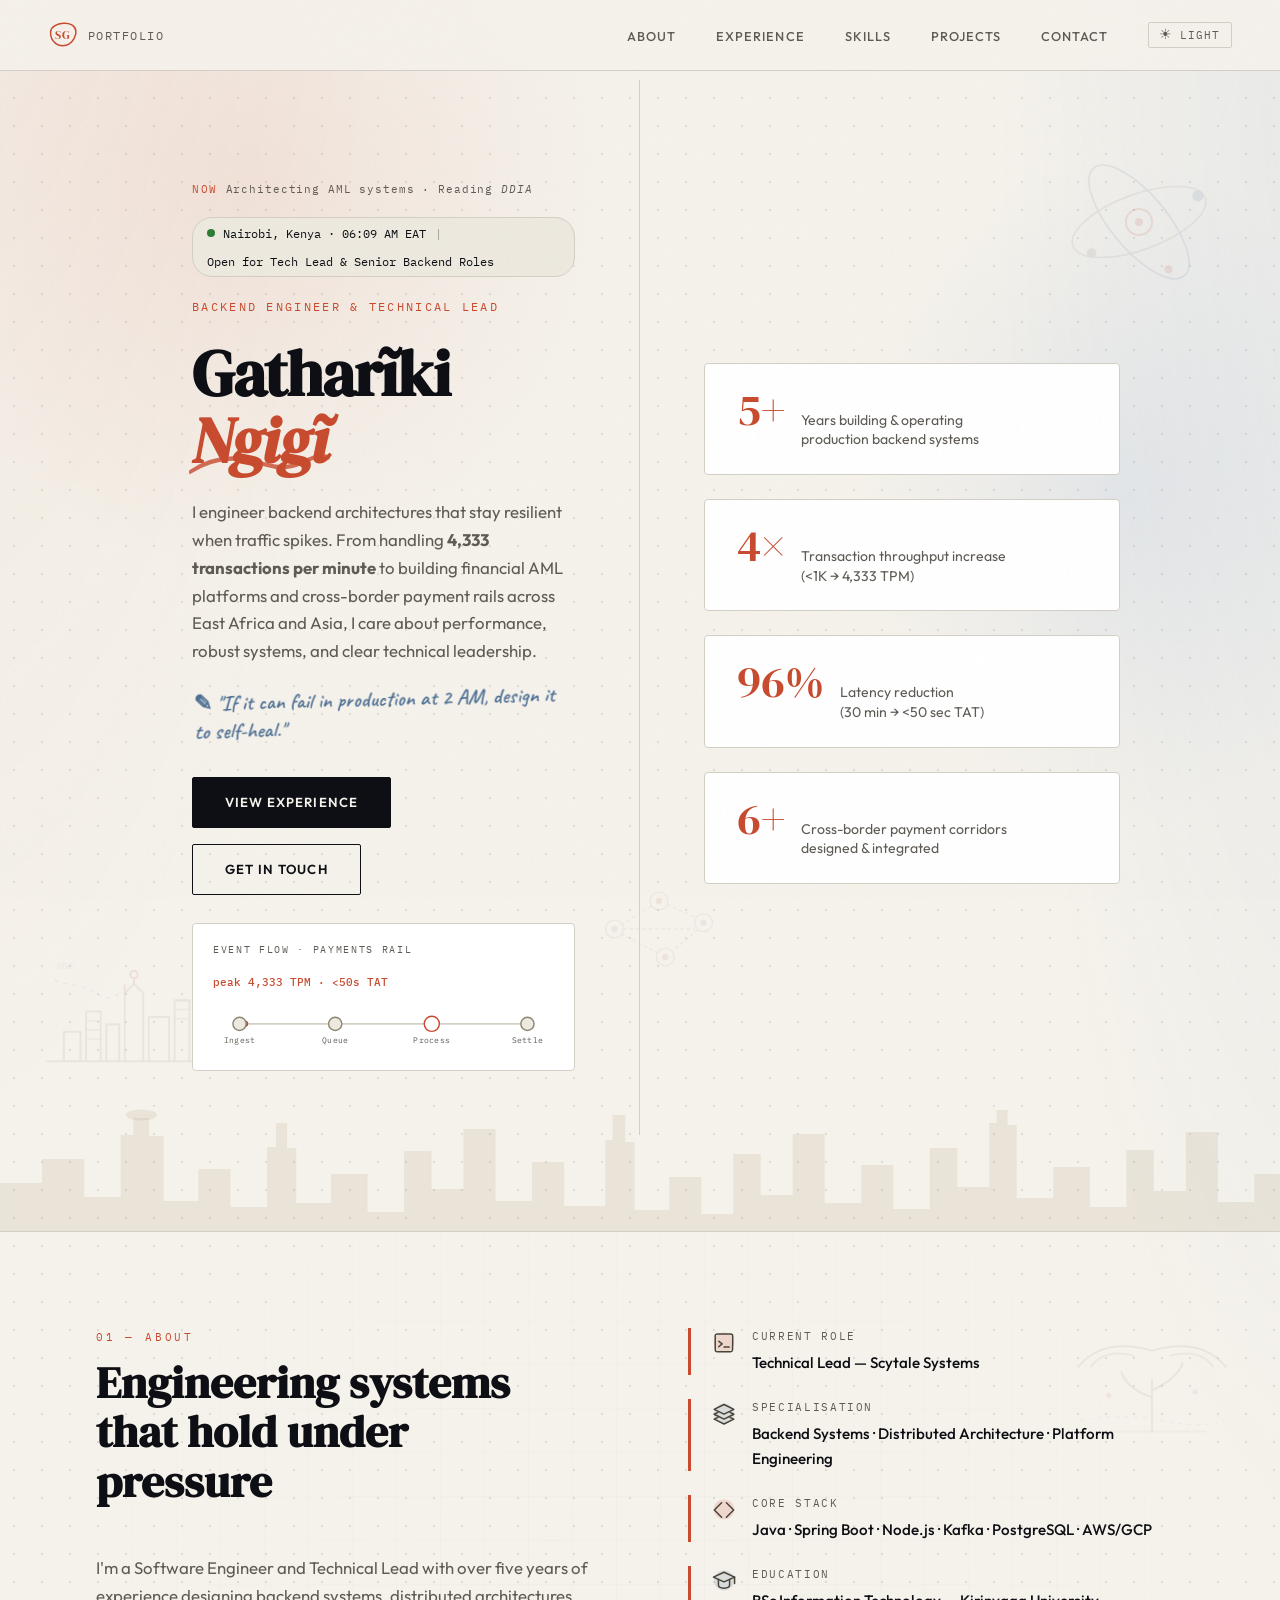
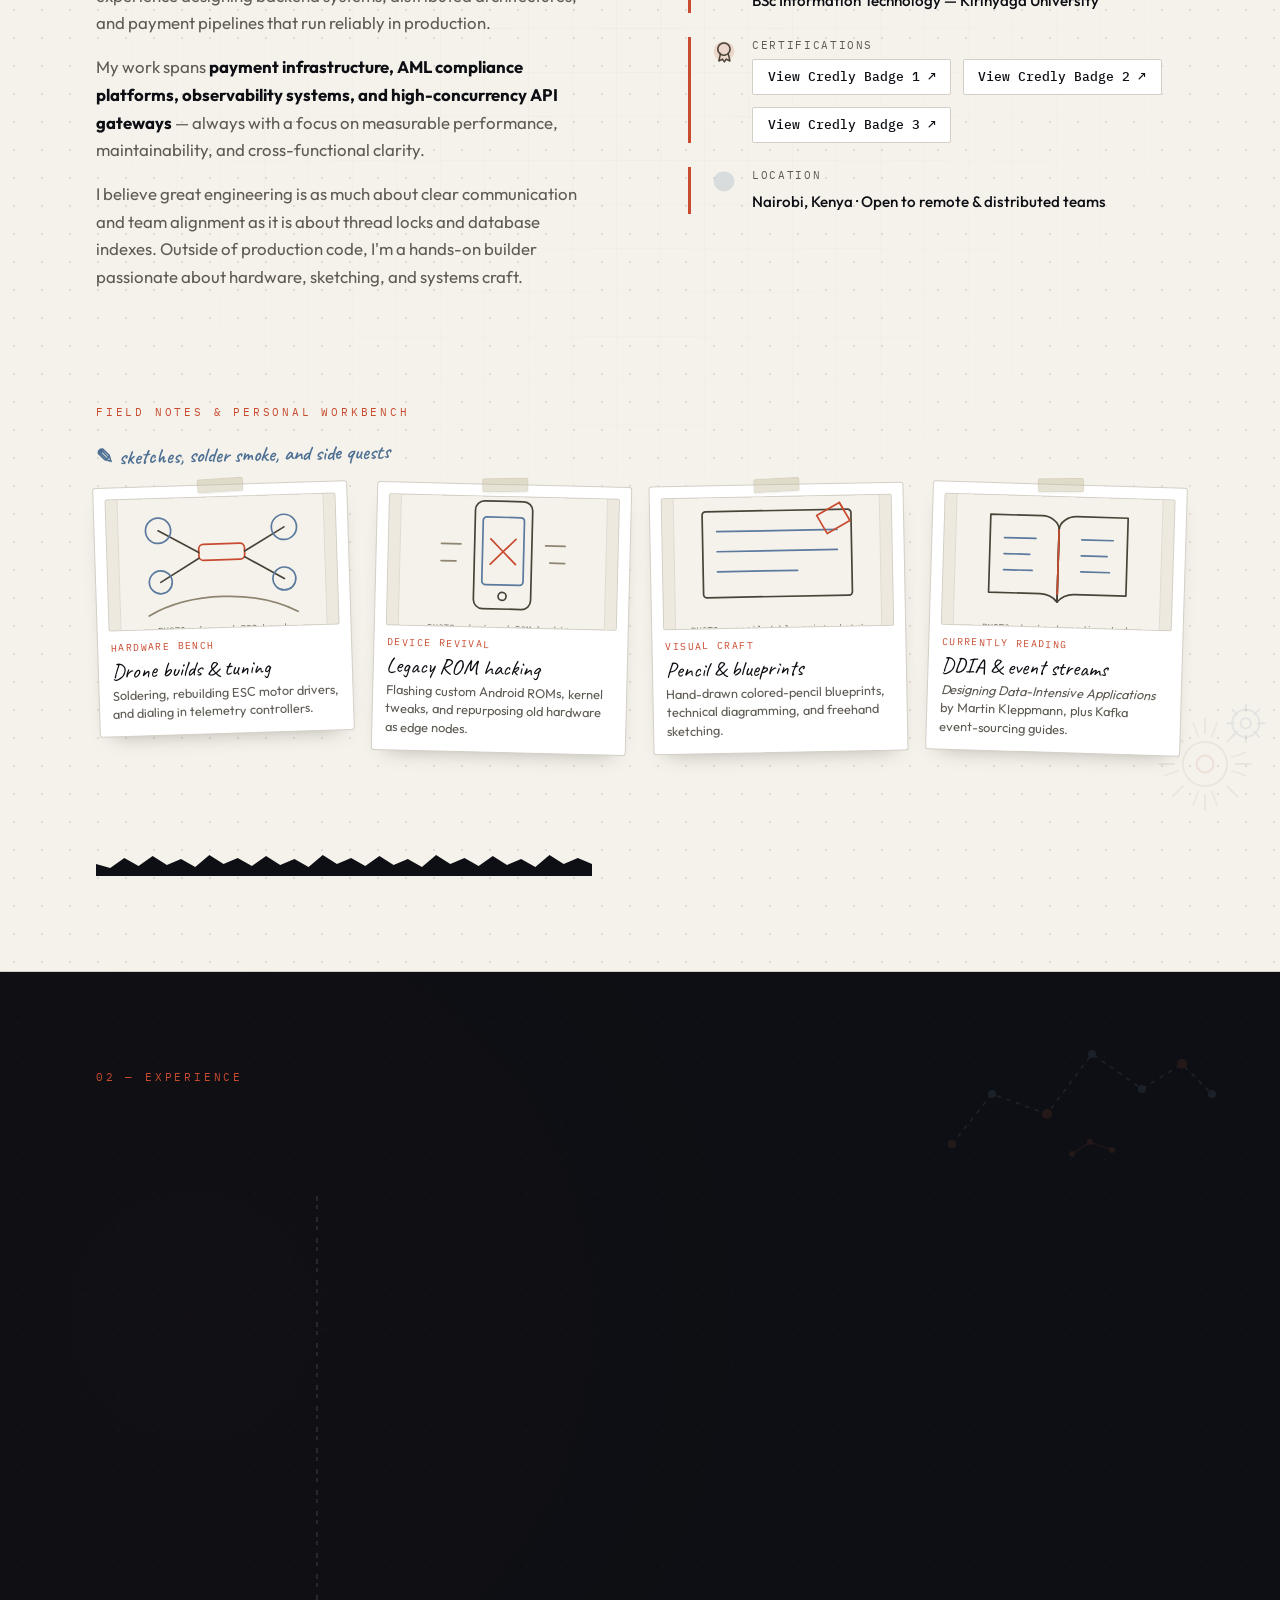
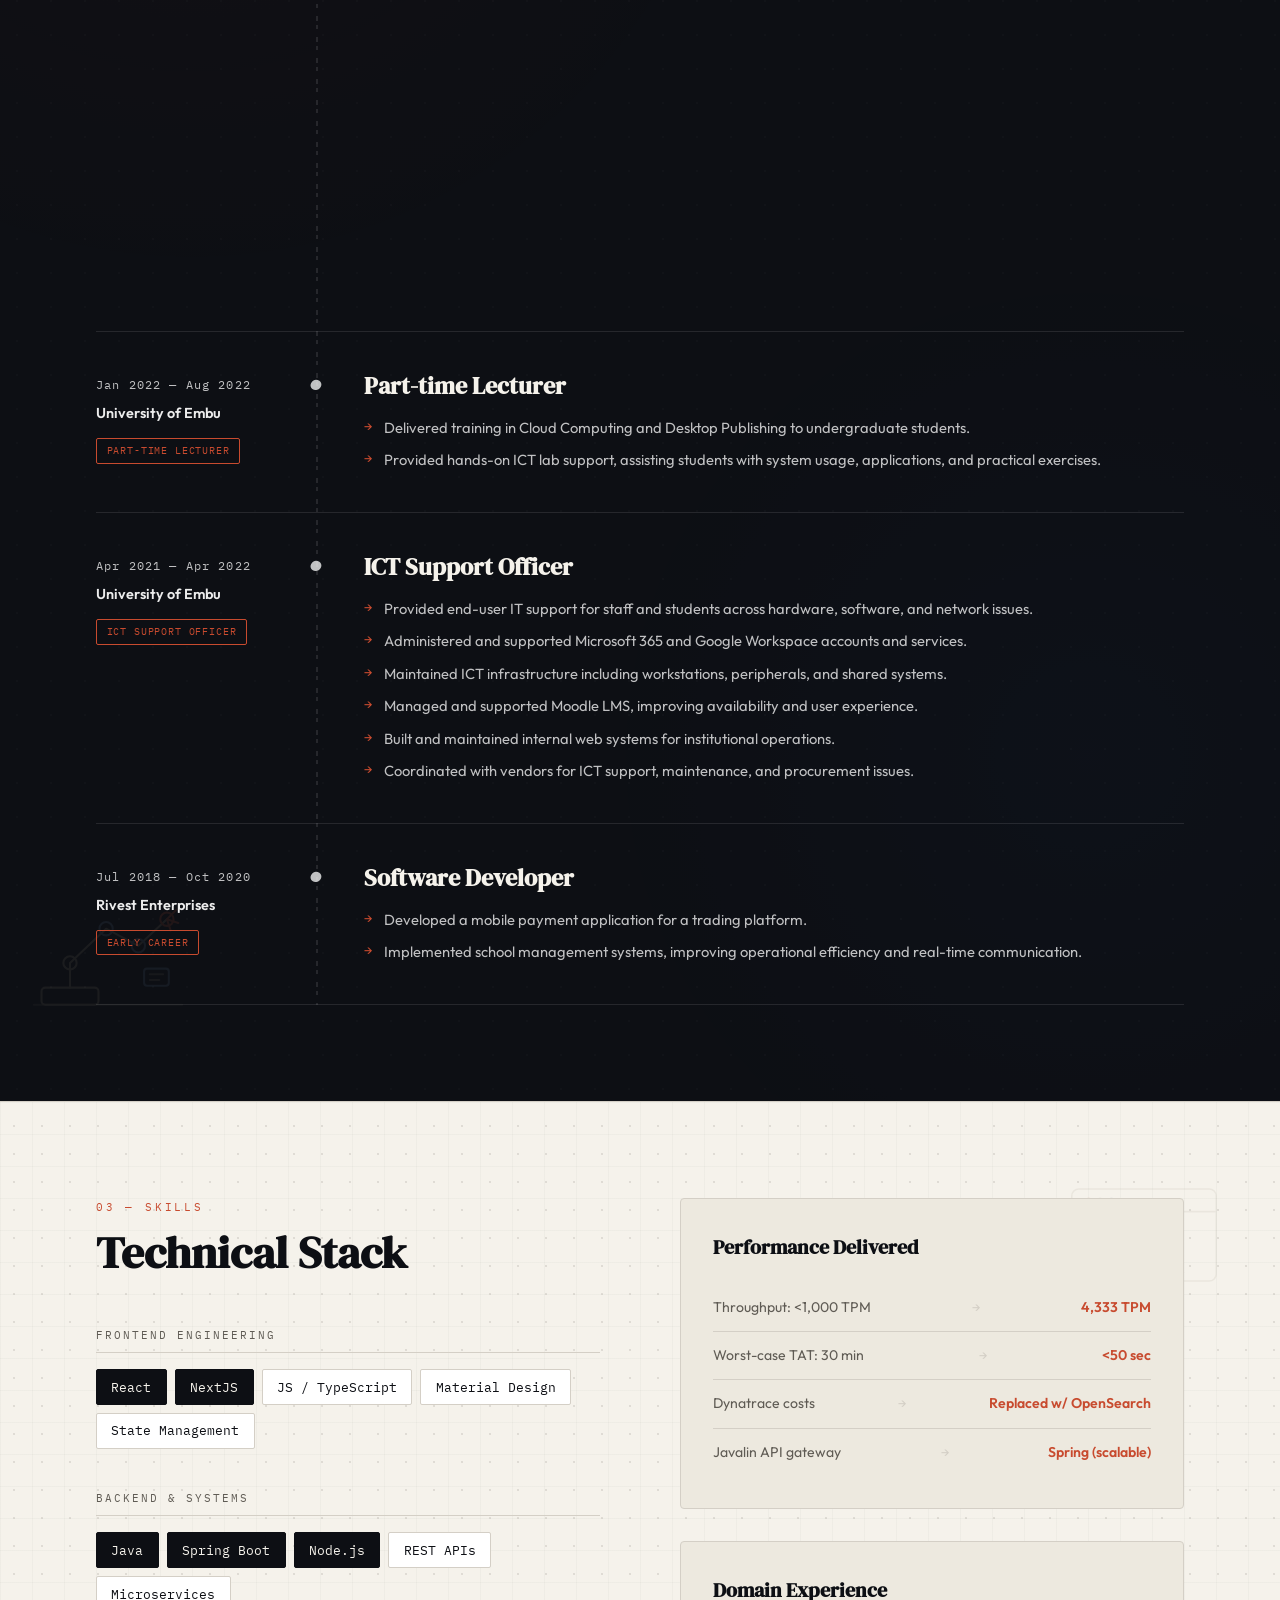
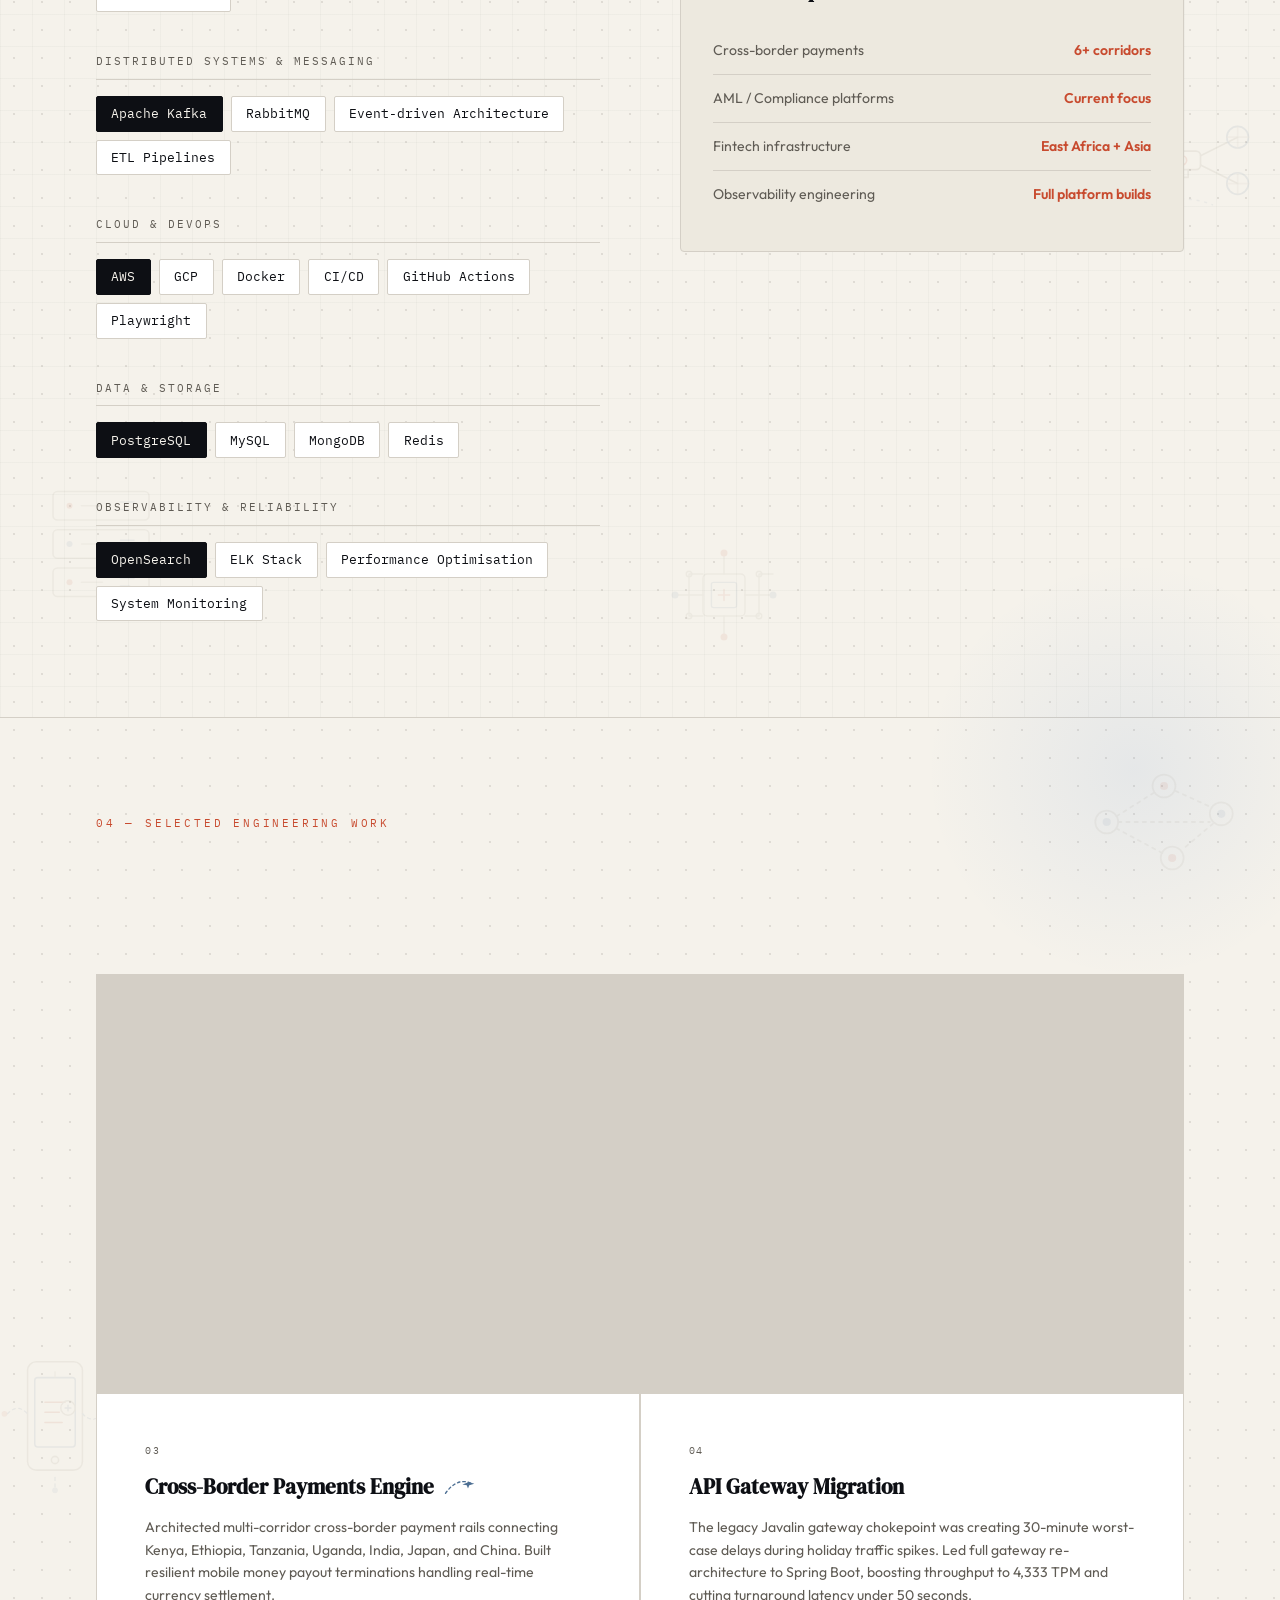
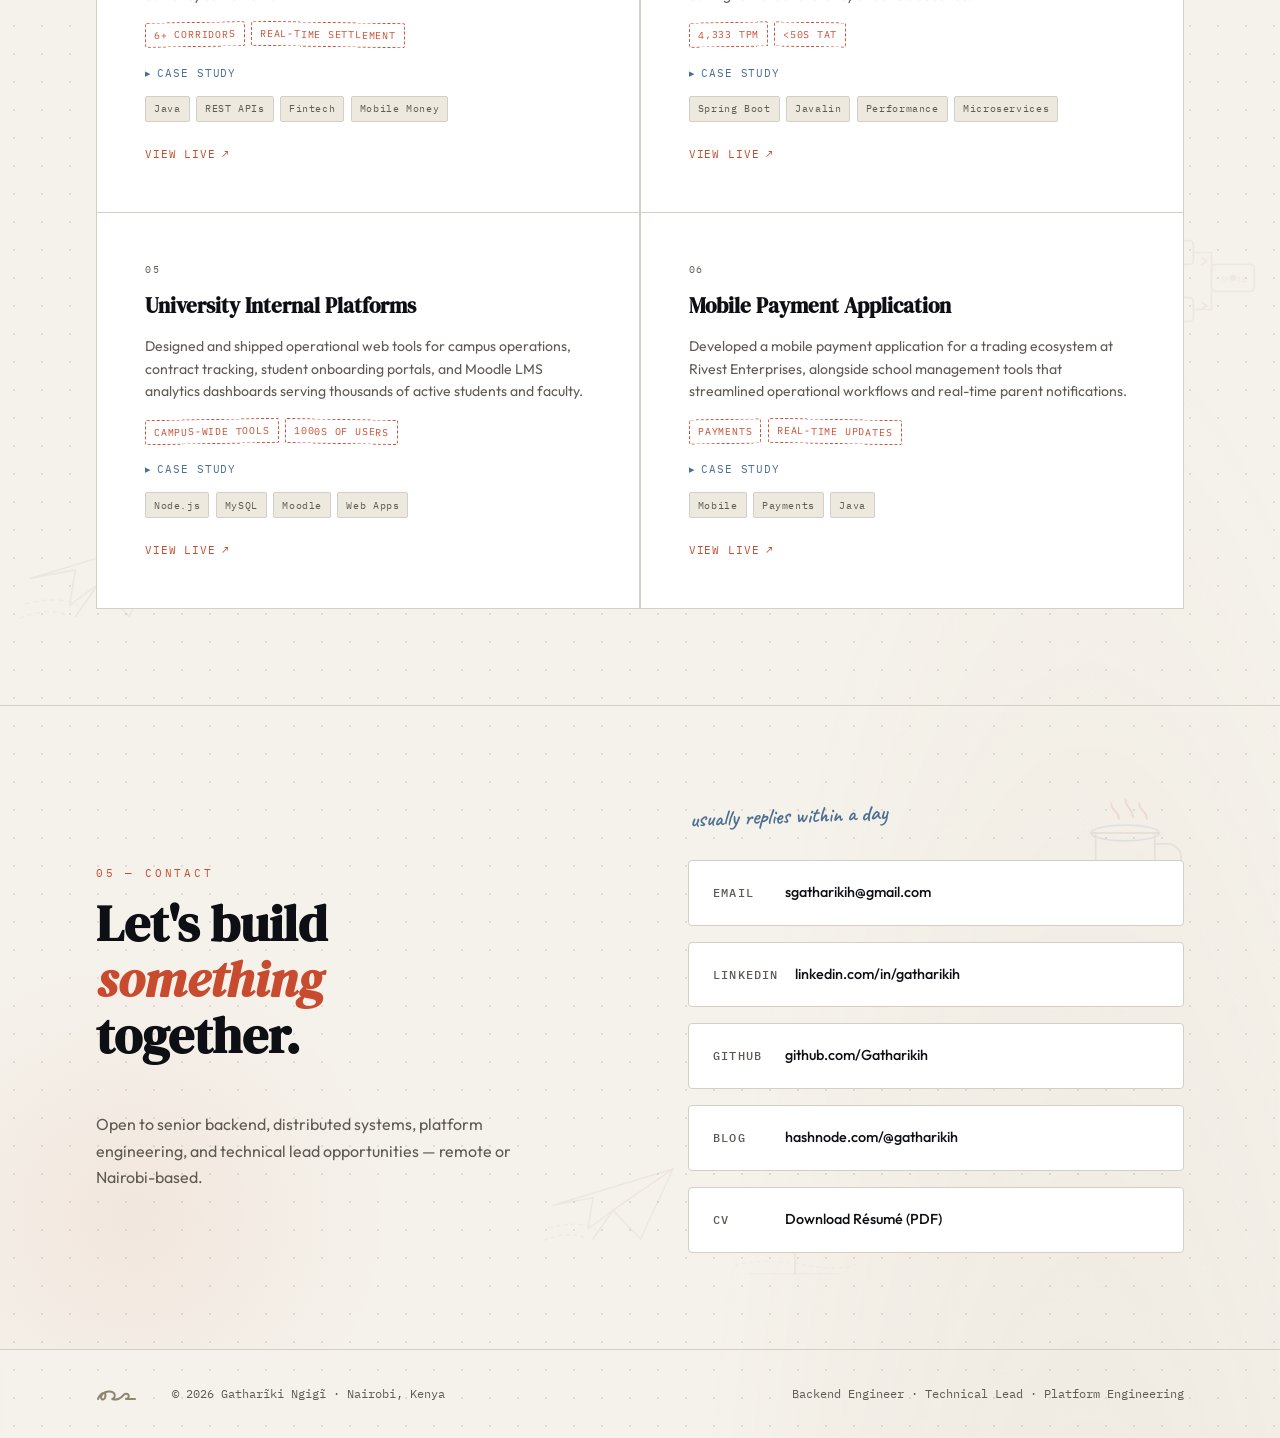
<file: index.html>
<!DOCTYPE html>
<html lang="en">

<head>
  <meta charset="UTF-8" />
  <meta name="viewport" content="width=device-width, initial-scale=1.0" />
  <meta name="color-scheme" content="light dark" />
  <meta name="theme-color" id="themeColorMeta" content="#f5f2eb" />
  <title>Gatharĩki Ngigĩ (Simon Gathariki) — Backend Engineer & Technical Lead</title>
  <meta name="description"
        content="Gatharĩki Ngigĩ (Simon Gathariki) — Software Engineer and Technical Lead with 5+ years building scalable backend systems, distributed pipelines, and payment infrastructure. Based in Nairobi, Kenya." />
  <meta name="author" content="Gathariki Ngigi Simon Gathariki Ngigi Simon Simon Ngigi Gathariki" />
  <meta name="keywords"
        content="Gathariki Ngigi, Ngigi Gathariki, Simon Gathariki, Gathariki Simon, Simon Ngigi, Ngigi Simon, Simon Gathariki Ngigi, Gathariki Ngigi Simon, Ngigi Simon Gathariki, backend engineer Nairobi, technical lead Kenya, distributed systems engineer, platform engineer Kenya, Java engineer Nairobi, Spring Boot developer, Kafka engineer Africa" />
  <meta property="og:title" content="Gatharĩki Ngigĩ (Simon Gathariki) — Backend Engineer & Technical Lead" />
  <meta property="og:description"
        content="Gatharĩki Ngigĩ (Simon Gathariki) — 5+ years building scalable backend systems, distributed pipelines, and cross-border payment infrastructure. Open to senior backend, platform engineering, and technical lead roles." />
  <meta property="og:type" content="website" />
  <meta property="og:url" content="https://gatharikih.github.io" />
  <meta property="og:image" content="https://gatharikih.github.io/og-image.jpg" />
  <meta property="og:image:type" content="image/jpeg" />
  <meta property="og:image:width" content="1200" />
  <meta property="og:image:height" content="630" />
  <meta property="og:image:alt" content="Gatharĩki Ngigĩ — Backend Engineer & Technical Lead. Distributed systems, payments, AML platforms." />
  <link rel="canonical" href="https://gatharikih.github.io" />
  <meta name="twitter:card" content="summary_large_image" />
  <meta name="twitter:title" content="Gatharĩki Ngigĩ (Simon Gathariki) — Backend Engineer & Technical Lead" />
  <meta name="twitter:description"
        content="Gatharĩki Ngigĩ (Simon Gathariki) — 5+ years building scalable backend systems, distributed pipelines, and cross-border payment infrastructure." />
  <meta name="twitter:image" content="https://gatharikih.github.io/og-image.jpg" />
  <link rel="icon" type="image/svg+xml" href="favicon.svg" />
  <link rel="icon" type="image/png" sizes="32x32" href="favicon-32x32.png" />
  <link rel="icon" type="image/png" sizes="16x16" href="favicon-16x16.png" />
  <link rel="apple-touch-icon" sizes="180x180" href="apple-touch-icon.png" />
  <link rel="manifest" href="site.webmanifest" />
  <link rel="preconnect" href="https://fonts.googleapis.com" />
  <link rel="preconnect" href="https://fonts.gstatic.com" crossorigin />
  <link
          href="https://fonts.googleapis.com/css2?family=DM+Serif+Display:ital@0;1&family=IBM+Plex+Mono:wght@400;500&family=Outfit:wght@300;400;500;600&family=Caveat:wght@500;600;700&display=swap"
          rel="stylesheet" />
  <link rel="stylesheet" href="styles.css" />
  <script type="application/ld+json">
  {
    "@context": "https://schema.org",
    "@type": "Person",
    "name": "Gatharĩki Ngigĩ",
    "alternateName": "Simon Gathariki",
    "url": "https://gatharikih.github.io/",
    "image": "https://gatharikih.github.io/og-image.jpg",
    "jobTitle": "Backend Engineer & Technical Lead",
    "worksFor": {
      "@type": "Organization",
      "name": "Scytale Systems"
    },
    "address": {
      "@type": "PostalAddress",
      "addressLocality": "Nairobi",
      "addressCountry": "KE"
    },
    "email": "mailto:sgatharikih@gmail.com",
    "sameAs": [
      "https://linkedin.com/in/gatharikih",
      "https://github.com/Gatharikih",
      "https://hashnode.com/@gatharikih"
    ]
  }
  </script>
</head>

<body>
<a href="#home" class="skip-link">Skip to content</a>
<div class="scroll-progress" id="scrollProgress" aria-hidden="true"></div>

<!-- NAV -->
<nav>
    <span class="nav-logo">
      <span class="nav-mark">
        <svg viewBox="0 0 44 44" aria-hidden="true">
          <path class="sketch"
                d="M22.5 4.8c8.3-0.7 16.9 2.8 18.3 10.4 1.5 8.1-4.7 16.9-9.6 19.9-5.5 3.4-14.3 3.6-19.2-0.2C7.1 31.2 3 24.3 3.9 16.7 4.8 9.4 13.6 5.4 22.5 4.8Z" />
        </svg>
        <span class="nav-mark-text">SG</span>
      </span>
      Portfolio
    </span>
  <div class="nav-right">
    <ul class="nav-links">
      <li><a href="#about">About</a></li>
      <li><a href="#experience">Experience</a></li>
      <li><a href="#skills">Skills</a></li>
      <li><a href="#projects">Projects</a></li>
      <li><a href="#contact">Contact</a></li>
    </ul>
    <button class="theme-toggle" id="themeToggle" aria-label="Toggle dark mode">
      <span class="toggle-icon">☀︎</span>
      <span class="toggle-label">LIGHT</span>
    </button>
    <button class="hamburger" id="hamburger" aria-label="Open menu">
      <span></span><span></span><span></span>
    </button>
  </div>
</nav>

<!-- MOBILE MENU -->
<div class="mobile-menu" id="mobileMenu">
  <a href="#about" class="mobile-nav-link">About</a>
  <a href="#experience" class="mobile-nav-link">Experience</a>
  <a href="#skills" class="mobile-nav-link">Skills</a>
  <a href="#projects" class="mobile-nav-link">Projects</a>
  <a href="#contact" class="mobile-nav-link">Contact</a>
</div>

<!-- BACK TO TOP -->
<button class="back-to-top" id="backToTop" aria-label="Back to top">↑</button>

<!-- COMMAND PALETTE -->
<div class="cmdk-overlay" id="cmdkOverlay" aria-hidden="true">
  <div class="cmdk" role="dialog" aria-modal="true" aria-label="Command palette">
    <div class="cmdk-head">
      <span class="cmdk-key">⌘K</span>
      <input class="cmdk-input" id="cmdkInput" type="text" placeholder="Jump to a section or action..." autocomplete="off" />
      <span class="cmdk-key">Esc</span>
    </div>
    <div class="cmdk-hint">Try: projects, contact, cv, theme</div>
    <div class="cmdk-list" id="cmdkList" role="listbox"></div>
  </div>
</div>

<!-- HERO -->
<section class="hero" id="home" tabindex="-1">
  <svg class="hero-skyline" viewBox="0 0 1400 130" preserveAspectRatio="none" aria-hidden="true">
    <path
            d="M0,130 L0,82 L46,82 L46,58 L92,58 L92,96 L132,96 L132,34 L146,34 L146,17 L163,17 L163,35 L179,35 L179,100 L217,100 L217,68 L252,68 L252,106 L292,106 L292,46 L302,46 L302,22 L314,22 L314,47 L324,47 L324,102 L362,102 L362,73 L402,73 L402,111 L442,111 L442,50 L472,50 L472,88 L507,88 L507,28 L542,28 L542,100 L582,100 L582,61 L617,61 L617,105 L662,105 L662,39 L670,39 L670,14 L684,14 L684,41 L694,41 L694,109 L732,109 L732,76 L767,76 L767,113 L802,113 L802,53 L832,53 L832,94 L867,94 L867,33 L902,33 L902,102 L942,102 L942,64 L977,64 L977,108 L1017,108 L1017,47 L1047,47 L1047,86 L1082,86 L1082,22 L1090,22 L1090,9 L1102,9 L1102,24 L1112,24 L1112,97 L1152,97 L1152,66 L1192,66 L1192,106 L1232,106 L1232,49 L1262,49 L1262,90 L1297,90 L1297,31 L1332,31 L1332,101 L1372,101 L1372,73 L1400,73 L1400,130 Z" />
    <ellipse cx="154.5" cy="14" rx="17" ry="5.5" />
  </svg>
  <img src="assets/illus-orbit.svg" alt="" class="spot-illus spot-hero-orbit float-slow" width="220" height="220" decoding="async" aria-hidden="true" />
  <img src="assets/illus-nodes.svg" alt="" class="spot-illus spot-hero-nodes float" width="220" height="160" decoding="async" aria-hidden="true" />
  <img src="assets/illus-nairobi.svg" alt="" class="spot-illus spot-hero-nairobi float-slow" width="260" height="140" decoding="async" aria-hidden="true" />
  <div class="hero-left">
    <div class="now-strip" aria-label="Current focus">
      <span class="now-label">Now</span>
      <span>Architecting AML systems · Reading <em>DDIA</em></span>
    </div>
    <div class="live-status">
      <span class="status-dot"></span>
      <span id="nairobiClock">Nairobi, Kenya · EAT</span>
      <span style="opacity:0.35;">|</span>
      <span>Open for Tech Lead &amp; Senior Backend Roles</span>
    </div>
    <p class="hero-tag">Backend Engineer &amp; Technical Lead</p>
    <h1 class="hero-name">
      <a href="https://www.linkedin.com/in/gatharikih/" target="_blank" rel="noopener"
         style="text-decoration:none; color:inherit;">Gatharĩki</a><br />
      <span class="name-underline-wrap">
          <em>Ngigĩ</em>
          <svg class="name-underline" viewBox="0 0 220 24" preserveAspectRatio="none" aria-hidden="true">
            <path
                    d="M3 15c24-7 50-10 76-9 29 1 53 8 80 5 21-2 38-9 58-6" />
          </svg>
        </span>
    </h1>
    <p class="hero-desc">
      I engineer backend architectures that stay resilient when traffic spikes. From handling <strong>4,333 transactions per minute</strong> to building financial AML platforms and cross-border payment rails across East Africa and Asia, I care about performance, robust systems, and clear technical leadership.
    </p>
    <p class="hand-note" style="font-size:1.35rem; transform:rotate(-1.5deg); margin:-1.75rem 0 2.25rem 0.15rem; color:var(--pencil2);">
      ✎ "If it can fail in production at 2 AM, design it to self-heal."
    </p>
    <div class="hero-cta">
      <a href="#experience" class="btn btn-primary">View Experience</a>
      <a href="mailto:sgatharikih@gmail.com" class="btn btn-outline">Get in Touch</a>
    </div>

    <div class="pipeline-card" aria-label="Throughput pipeline visualization">
      <div class="pipeline-head">
        <span class="pipeline-title">Event flow · payments rail</span>
        <span class="pipeline-metric">peak 4,333 TPM · &lt;50s TAT</span>
      </div>
      <svg class="pipeline-viz" viewBox="0 0 360 54" role="img" aria-label="Animated pipeline from ingest to settlement">
        <line class="pipe-line" x1="28" y1="22" x2="332" y2="22" />
        <g class="flow-dot"><circle class="pipe-dot" cx="34" cy="22" r="3.2" /></g>
        <g class="flow-dot d2"><circle class="pipe-dot alt" cx="34" cy="22" r="2.6" /></g>
        <g class="flow-dot d3"><circle class="pipe-dot" cx="34" cy="22" r="2.8" /></g>

        <circle class="pipe-node" cx="28" cy="22" r="7" />
        <circle class="pipe-node" cx="129" cy="22" r="7" />
        <circle class="pipe-node core" cx="231" cy="22" r="8" />
        <circle class="pipe-node" cx="332" cy="22" r="7" />

        <text class="pipe-label" x="28" y="42" text-anchor="middle">Ingest</text>
        <text class="pipe-label" x="129" y="42" text-anchor="middle">Queue</text>
        <text class="pipe-label" x="231" y="42" text-anchor="middle">Process</text>
        <text class="pipe-label" x="332" y="42" text-anchor="middle">Settle</text>
      </svg>
    </div>
  </div>
  <div class="hero-right">
    <div class="stat-card">
      <span class="stat-num" data-count="5" data-suffix="+">5+</span>
      <span class="stat-label">Years building &amp; operating<br />production backend systems</span>
    </div>
    <div class="stat-card">
      <span class="stat-num" data-count="4" data-suffix="×">4×</span>
      <span class="stat-label">Transaction throughput increase<br />(&lt;1K → 4,333 TPM)</span>
    </div>
    <div class="stat-card">
      <span class="stat-num" data-count="96" data-suffix="%">96%</span>
      <span class="stat-label">Latency reduction<br />(30 min → &lt;50 sec TAT)</span>
    </div>
    <div class="stat-card">
      <span class="stat-num" data-count="6" data-suffix="+">6+</span>
      <span class="stat-label">Cross-border payment corridors<br />designed &amp; integrated</span>
    </div>
  </div>
</section>

<!-- ABOUT -->
<section id="about">
  <div>
    <p class="section-label">01 — About</p>
    <h2 class="section-title reveal">Engineering systems<br />that hold under pressure</h2>
    <div class="about-body reveal">
      <p>I'm a Software Engineer and Technical Lead with over five years of experience designing backend systems, distributed architectures, and payment pipelines that run reliably in production.</p>
      <p>My work spans <strong>payment infrastructure, AML compliance platforms, observability systems, and high-concurrency API gateways</strong> — always with a focus on measurable performance, maintainability, and cross-functional clarity.</p>
      <p>I believe great engineering is as much about clear communication and team alignment as it is about thread locks and database indexes. Outside of production code, I'm a hands-on builder passionate about hardware, sketching, and systems craft.</p>
    </div>
  </div>
  <div class="about-meta reveal">
    <div class="meta-item">
      <svg class="meta-icon" viewBox="0 0 28 28" aria-hidden="true">
        <path class="wash wash-a" d="M14 2.7c6.3 0 11.3 4.6 11.1 10.7-.2 6-5.2 10.9-11.5 10.7C7.5 23.9 2.8 18.9 3 12.9 3.2 6.9 8 2.7 14 2.7Z" />
        <path class="sketch" d="M4.5 6.3c0-1.2 1-2 2.2-1.9h14.6c1.2 0 2.2.9 2.1 2.1l-.2 15c-.1 1.1-1 1.9-2.1 1.9H6.8c-1.2 0-2.2-.9-2.2-2.1Z" />
        <path class="sketch" d="M8.5 12.2 12 15l-3.7 3" />
        <path class="sketch" d="M14 18.3h5.6" />
      </svg>
      <div>
        <p class="meta-key">Current Role</p>
        <p class="meta-val">Technical Lead — Scytale Systems</p>
      </div>
    </div>
    <div class="meta-item">
      <svg class="meta-icon" viewBox="0 0 28 28" aria-hidden="true">
        <path class="wash wash-b" d="M14 2.7c6.3 0 11.3 4.6 11.1 10.7-.2 6-5.2 10.9-11.5 10.7C7.5 23.9 2.8 18.9 3 12.9 3.2 6.9 8 2.7 14 2.7Z" />
        <path class="sketch" d="M14 3.8 24.6 9 14 14.2 3.4 9Z" />
        <path class="sketch" d="M7.5 12.3 3.4 14.3 14 19.5l10.6-5.2-4.1-2" />
        <path class="sketch" d="M7.5 17.6 3.4 19.6 14 24.8l10.6-5.2-4.1-2" />
      </svg>
      <div>
        <p class="meta-key">Specialisation</p>
        <p class="meta-val">Backend Systems · Distributed Architecture · Platform Engineering</p>
      </div>
    </div>
    <div class="meta-item">
      <svg class="meta-icon" viewBox="0 0 28 28" aria-hidden="true">
        <path class="wash wash-a" d="M14 2.7c6.3 0 11.3 4.6 11.1 10.7-.2 6-5.2 10.9-11.5 10.7C7.5 23.9 2.8 18.9 3 12.9 3.2 6.9 8 2.7 14 2.7Z" />
        <path class="sketch" d="M11.4 6.2 3.6 14l7.8 7.8" />
        <path class="sketch" d="M16.6 6.2 24.4 14l-7.8 7.8" />
      </svg>
      <div>
        <p class="meta-key">Core Stack</p>
        <p class="meta-val">Java · Spring Boot · Node.js · Kafka · PostgreSQL · AWS/GCP</p>
      </div>
    </div>
    <div class="meta-item">
      <svg class="meta-icon" viewBox="0 0 28 28" aria-hidden="true">
        <path class="wash wash-b" d="M14 2.7c6.3 0 11.3 4.6 11.1 10.7-.2 6-5.2 10.9-11.5 10.7C7.5 23.9 2.8 18.9 3 12.9 3.2 6.9 8 2.7 14 2.7Z" />
        <path class="sketch" d="M14 4.6 25.4 9.8 14 15 2.6 9.8Z" />
        <path class="sketch" d="M8 12.3v6.1c0 1.9 2.7 3.3 6 3.3s6-1.4 6-3.3v-6.1" />
        <path class="sketch" d="M25.4 9.8v7" />
      </svg>
      <div>
        <p class="meta-key">Education</p>
        <p class="meta-val">BSc Information Technology — Kirinyaga University</p>
      </div>
    </div>
    <div class="meta-item">
      <svg class="meta-icon" viewBox="0 0 28 28" aria-hidden="true">
        <path class="wash wash-a" d="M14 2.7c6.3 0 11.3 4.6 11.1 10.7-.2 6-5.2 10.9-11.5 10.7C7.5 23.9 2.8 18.9 3 12.9 3.2 6.9 8 2.7 14 2.7Z" />
        <path class="sketch" d="M14 4.3a6.6 6.6 0 1 1-.15 0Z" />
        <path class="sketch" d="M10.3 15.6 8.4 23.7l4-2.1 2 3 2-3 4 2.1-1.9-8.2" />
      </svg>
      <div>
        <p class="meta-key">Certifications</p>
        <div class="meta-val credly-badges">
          <div data-iframe-width="150" data-iframe-height="270"
               data-share-badge-id="65d03828-3fdf-4f2c-a90f-0c97b6c4a1ca"
               data-share-badge-host="https://www.credly.com">
            <a href="https://www.credly.com/badges/65d03828-3fdf-4f2c-a90f-0c97b6c4a1ca/public_url" target="_blank" rel="noopener" class="tag" style="text-decoration:none; display:inline-block;">View Credly Badge 1 ↗</a>
          </div>
          <div data-iframe-width="150" data-iframe-height="270"
               data-share-badge-id="e8c7615d-430d-4dee-a5b1-f053073d6a78"
               data-share-badge-host="https://www.credly.com">
            <a href="https://www.credly.com/badges/e8c7615d-430d-4dee-a5b1-f053073d6a78/public_url" target="_blank" rel="noopener" class="tag" style="text-decoration:none; display:inline-block;">View Credly Badge 2 ↗</a>
          </div>
          <div data-iframe-width="150" data-iframe-height="270"
               data-share-badge-id="c555858f-090e-4c86-8ebc-a5955332cd30"
               data-share-badge-host="https://www.credly.com">
            <a href="https://www.credly.com/badges/c555858f-090e-4c86-8ebc-a5955332cd30/public_url" target="_blank" rel="noopener" class="tag" style="text-decoration:none; display:inline-block;">View Credly Badge 3 ↗</a>
          </div>
        </div>
      </div>
    </div>
    <div class="meta-item">
      <svg class="meta-icon" viewBox="0 0 28 28" aria-hidden="true">
        <path class="wash wash-b" d="M14 2.7c6.3 0 11.3 4.6 11.1 10.7-.2 6-5.2 10.9-11.5 10.7C7.5 23.9 2.8 18.9 3 12.9 3.2 6.9 8 2.7 14 2.7Z" />
        <path class="sketch" d="M14 3.6a10 10 0 1 1-.2 0Z" />
        <path class="sketch" d="M14 8.6 17 14l-3 5.4-3-5.4Z" />
      </svg>
      <div>
        <p class="meta-key">Location</p>
        <p class="meta-val">Nairobi, Kenya · Open to remote &amp; distributed teams</p>
      </div>
    </div>
  </div>

  <div style="grid-column: 1 / -1; margin-top: 1rem;" class="reveal">
    <p class="section-label">Field Notes &amp; Personal Workbench</p>
    <p class="hand-note" style="font-size:1.3rem; transform: rotate(-1.2deg); margin: 0.1rem 0 0.2rem; color: var(--pencil2);">✎ sketches, solder smoke, and side quests</p>
    <div class="sketchbook-gallery" aria-label="Workbench sketchbook gallery">
      <figure class="polaroid-shot">
        <div class="polaroid-art"><img src="assets/workbench-drone.svg" alt="Drone build and ESC tuning bench (replace with your photo)" loading="lazy" decoding="async" /></div>
        <figcaption class="polaroid-meta">
          <p class="polaroid-kicker">Hardware bench</p>
          <p class="polaroid-title">Drone builds &amp; tuning</p>
          <p class="polaroid-note">Soldering, rebuilding ESC motor drivers, and dialing in telemetry controllers.</p>
        </figcaption>
      </figure>

      <figure class="polaroid-shot">
        <div class="polaroid-art"><img src="assets/workbench-rom.svg" alt="Legacy device and custom ROM hacking (replace with your photo)" loading="lazy" decoding="async" /></div>
        <figcaption class="polaroid-meta">
          <p class="polaroid-kicker">Device revival</p>
          <p class="polaroid-title">Legacy ROM hacking</p>
          <p class="polaroid-note">Flashing custom Android ROMs, kernel tweaks, and repurposing old hardware as edge nodes.</p>
        </figcaption>
      </figure>

      <figure class="polaroid-shot">
        <div class="polaroid-art"><img src="assets/workbench-sketch.svg" alt="Pencil blueprint and technical sketching (replace with your photo)" loading="lazy" decoding="async" /></div>
        <figcaption class="polaroid-meta">
          <p class="polaroid-kicker">Visual craft</p>
          <p class="polaroid-title">Pencil &amp; blueprints</p>
          <p class="polaroid-note">Hand-drawn colored-pencil blueprints, technical diagramming, and freehand sketching.</p>
        </figcaption>
      </figure>

      <figure class="polaroid-shot">
        <div class="polaroid-art"><img src="assets/workbench-reading.svg" alt="Reading desk with DDIA and Kafka notes (replace with your photo)" loading="lazy" decoding="async" /></div>
        <figcaption class="polaroid-meta">
          <p class="polaroid-kicker">Currently reading</p>
          <p class="polaroid-title">DDIA &amp; event streams</p>
          <p class="polaroid-note"><em>Designing Data-Intensive Applications</em> by Martin Kleppmann, plus Kafka event-sourcing guides.</p>
        </figcaption>
      </figure>
    </div>
  </div>
  <img src="assets/illus-gear.svg" alt="" class="spot-illus spot-about-gear float" width="200" height="200" loading="lazy" decoding="async" aria-hidden="true" />
  <img src="assets/illus-acacia.svg" alt="" class="spot-illus spot-about-acacia float-slow" width="200" height="170" loading="lazy" decoding="async" aria-hidden="true" />
  <svg class="torn-edge" viewBox="0 0 1400 26" preserveAspectRatio="none" aria-hidden="true">
    <path
            d="M0,26 L0,14 L40,18 L80,8 L120,16 L160,6 L200,15 L240,9 L280,17 L320,5 L360,14 L400,8 L440,16 L480,6 L520,15 L560,9 L600,17 L640,5 L680,14 L720,8 L760,16 L800,6 L840,15 L880,9 L920,17 L960,5 L1000,14 L1040,8 L1080,16 L1120,6 L1160,15 L1200,9 L1240,17 L1280,5 L1320,14 L1360,8 L1400,14 L1400,26 Z" />
  </svg>
</section>

<!-- EXPERIENCE -->
<section id="experience">
  <img src="assets/illus-constellation.svg" alt="" class="spot-illus spot-exp-constellation float-slow" width="300" height="180" loading="lazy" decoding="async" aria-hidden="true" />
  <img src="assets/illus-robotarm.svg" alt="" class="spot-illus spot-exp-robotarm float" width="200" height="180" loading="lazy" decoding="async" aria-hidden="true" />
  <p class="section-label">02 — Experience</p>
  <h2 class="section-title reveal">Where I've built things</h2>

  <div class="timeline">

    <div class="timeline-item reveal">
      <svg class="tl-dot" viewBox="0 0 20 20" aria-hidden="true">
        <path fill="var(--accent)"
              d="M10 2.2c3 0 6.6 1.9 7.1 5.4.5 3.5-2 7.1-5.6 8.1-3.8 1.1-7.8-1-8.6-4.5C2.1 7.6 5 2.8 10 2.2Z" />
      </svg>
      <div class="tl-meta">
        <p class="tl-period">Oct 2025 — Present</p>
        <p class="tl-company">Scytale Systems</p>
        <span class="tl-badge">Current</span>
      </div>
      <div class="tl-content">
        <h3 class="tl-role">Technical Lead</h3>
        <ul class="tl-points">
          <li class="tl-highlight">Leading architecture of a full-stack AML compliance platform: screening,
            transaction monitoring, risk scoring, investigations &amp; regulatory reporting.</li>
          <li>Led end-to-end frontend development of a high-security AML compliance platform UI, ensuring
            production reliability and seamless UX.</li>
          <li>Designing the core AML rules engine and alerting workflows for financial crime detection.</li>
          <li>Building real-time and batch ETL pipelines for large-scale financial data processing and analytics.</li>
          <li>Driving cross-functional collaboration across QA, product, and business teams to deliver a
            production-ready compliance platform.</li>
          <li>Overseeing system stability, monitoring, and operational readiness of production services.</li>
          <li>Designing workflows for secure data processing and regulatory reporting.</li>
        </ul>
      </div>
    </div>

    <div class="timeline-item reveal">
      <svg class="tl-dot" viewBox="0 0 20 20" aria-hidden="true">
        <path fill="var(--exp-muted)"
              d="M10 2.2c3 0 6.6 1.9 7.1 5.4.5 3.5-2 7.1-5.6 8.1-3.8 1.1-7.8-1-8.6-4.5C2.1 7.6 5 2.8 10 2.2Z" />
      </svg>
      <div class="tl-meta">
        <p class="tl-period">Feb 2023 — Apr 2025</p>
        <p class="tl-company">SwitchLink Africa</p>
        <span class="tl-badge">2 yrs</span>
      </div>
      <div class="tl-content">
        <h3 class="tl-role">Software Engineer</h3>
        <ul class="tl-points">
          <li class="tl-highlight">Increased transaction throughput from &lt;1,000 to 4,333 TPM; reduced worst-case
            TAT from 30 minutes to &lt;50 seconds.</li>
          <li>Architected and deployed an OpenSearch-based observability platform, replacing Dynatrace and
            significantly reducing monitoring costs.</li>
          <li>Led API gateway migration from Javalin to Spring, improving performance, reliability and scalability at
            scale.</li>
          <li>Designed and implemented cross-border payment integrations across Ethiopia, Tanzania, Uganda, India,
            Japan, and China.</li>
          <li>Delivered new mobile money integrations expanding regional payout capabilities across East Africa.</li>
        </ul>
      </div>
    </div>

    <div class="timeline-item reveal">
      <svg class="tl-dot" viewBox="0 0 20 20" aria-hidden="true">
        <path fill="var(--exp-muted)"
              d="M10 2.2c3 0 6.6 1.9 7.1 5.4.5 3.5-2 7.1-5.6 8.1-3.8 1.1-7.8-1-8.6-4.5C2.1 7.6 5 2.8 10 2.2Z" />
      </svg>
      <div class="tl-meta">
        <p class="tl-period">Jan 2022 — Aug 2022</p>
        <p class="tl-company">University of Embu</p>
        <span class="tl-badge">Part-time Lecturer</span>
      </div>
      <div class="tl-content">
        <h3 class="tl-role">Part-time Lecturer</h3>
        <ul class="tl-points">
          <li>Delivered training in Cloud Computing and Desktop Publishing to undergraduate students.</li>
          <li>Provided hands-on ICT lab support, assisting students with system usage, applications, and
            practical exercises.</li>
        </ul>
      </div>
    </div>

    <div class="timeline-item reveal">
      <svg class="tl-dot" viewBox="0 0 20 20" aria-hidden="true">
        <path fill="var(--exp-muted)"
              d="M10 2.2c3 0 6.6 1.9 7.1 5.4.5 3.5-2 7.1-5.6 8.1-3.8 1.1-7.8-1-8.6-4.5C2.1 7.6 5 2.8 10 2.2Z" />
      </svg>
      <div class="tl-meta">
        <p class="tl-period">Apr 2021 — Apr 2022</p>
        <p class="tl-company">University of Embu</p>
        <span class="tl-badge">ICT Support Officer</span>
      </div>
      <div class="tl-content">
        <h3 class="tl-role">ICT Support Officer</h3>
        <ul class="tl-points">
          <li>Provided end-user IT support for staff and students across hardware, software, and network
            issues.</li>
          <li>Administered and supported Microsoft 365 and Google Workspace accounts and services.</li>
          <li>Maintained ICT infrastructure including workstations, peripherals, and shared systems.</li>
          <li>Managed and supported Moodle LMS, improving availability and user experience.</li>
          <li>Built and maintained internal web systems for institutional operations.</li>
          <li>Coordinated with vendors for ICT support, maintenance, and procurement issues.</li>
        </ul>
      </div>
    </div>

    <div class="timeline-item reveal">
      <svg class="tl-dot" viewBox="0 0 20 20" aria-hidden="true">
        <path fill="var(--exp-muted)"
              d="M10 2.2c3 0 6.6 1.9 7.1 5.4.5 3.5-2 7.1-5.6 8.1-3.8 1.1-7.8-1-8.6-4.5C2.1 7.6 5 2.8 10 2.2Z" />
      </svg>
      <div class="tl-meta">
        <p class="tl-period">Jul 2018 — Oct 2020</p>
        <p class="tl-company">Rivest Enterprises</p>
        <span class="tl-badge">Early career</span>
      </div>
      <div class="tl-content">
        <h3 class="tl-role">Software Developer</h3>
        <ul class="tl-points">
          <li>Developed a mobile payment application for a trading platform.</li>
          <li>Implemented school management systems, improving operational efficiency and real-time communication.
          </li>
        </ul>
      </div>
    </div>

  </div>
</section>

<!-- SKILLS -->
<section id="skills">
  <img src="assets/illus-terminal.svg" alt="" class="spot-illus spot-skills-terminal float-slow" width="240" height="170" loading="lazy" decoding="async" aria-hidden="true" />
  <img src="assets/illus-server.svg" alt="" class="spot-illus spot-skills-server float" width="200" height="200" loading="lazy" decoding="async" aria-hidden="true" />
  <img src="assets/illus-drone.svg" alt="" class="spot-illus spot-skills-drone float-slow" width="220" height="160" loading="lazy" decoding="async" aria-hidden="true" />
  <img src="assets/illus-circuit.svg" alt="" class="spot-illus spot-skills-circuit float" width="200" height="180" loading="lazy" decoding="async" aria-hidden="true" />
  <div>
    <p class="section-label">03 — Skills</p>
    <h2 class="section-title reveal">Technical Stack</h2>
    <div class="skill-groups reveal">
      <div>
        <p class="skill-group-label">Frontend Engineering</p>
        <div class="skill-tags">
          <span class="tag core">React</span>
          <span class="tag core">NextJS</span>
          <span class="tag">JS / TypeScript</span>
          <span class="tag">Material Design</span>
          <span class="tag">State Management</span>
        </div>
      </div>
      <div>
        <p class="skill-group-label">Backend &amp; Systems</p>
        <div class="skill-tags">
          <span class="tag core">Java</span>
          <span class="tag core">Spring Boot</span>
          <span class="tag core">Node.js</span>
          <span class="tag">REST APIs</span>
          <span class="tag">Microservices</span>
        </div>
      </div>
      <div>
        <p class="skill-group-label">Distributed Systems &amp; Messaging</p>
        <div class="skill-tags">
          <span class="tag core">Apache Kafka</span>
          <span class="tag">RabbitMQ</span>
          <span class="tag">Event-driven Architecture</span>
          <span class="tag">ETL Pipelines</span>
        </div>
      </div>
      <div>
        <p class="skill-group-label">Cloud &amp; DevOps</p>
        <div class="skill-tags">
          <span class="tag core">AWS</span>
          <span class="tag">GCP</span>
          <span class="tag">Docker</span>
          <span class="tag">CI/CD</span>
          <span class="tag">GitHub Actions</span>
          <span class="tag">Playwright</span>
        </div>
      </div>
      <div>
        <p class="skill-group-label">Data &amp; Storage</p>
        <div class="skill-tags">
          <span class="tag core">PostgreSQL</span>
          <span class="tag">MySQL</span>
          <span class="tag">MongoDB</span>
          <span class="tag">Redis</span>
        </div>
      </div>
      <div>
        <p class="skill-group-label">Observability &amp; Reliability</p>
        <div class="skill-tags">
          <span class="tag core">OpenSearch</span>
          <span class="tag">ELK Stack</span>
          <span class="tag">Performance Optimisation</span>
          <span class="tag">System Monitoring</span>
        </div>
      </div>
    </div>
  </div>

  <div class="skills-right reveal">
    <div class="perf-card">
      <h3 class="perf-title">Performance Delivered</h3>
      <div class="perf-metric">
        <span class="before">Throughput: &lt;1,000 TPM</span>
        <span class="arrow">→</span>
        <span class="after">4,333 TPM</span>
      </div>
      <div class="perf-metric">
        <span class="before">Worst-case TAT: 30 min</span>
        <span class="arrow">→</span>
        <span class="after">&lt;50 sec</span>
      </div>
      <div class="perf-metric">
        <span class="before">Dynatrace costs</span>
        <span class="arrow">→</span>
        <span class="after">Replaced w/ OpenSearch</span>
      </div>
      <div class="perf-metric">
        <span class="before">Javalin API gateway</span>
        <span class="arrow">→</span>
        <span class="after">Spring (scalable)</span>
      </div>
    </div>

    <div class="perf-card">
      <h3 class="perf-title">Domain Experience</h3>
      <div class="perf-metric">
        <span class="before">Cross-border payments</span>
        <span class="after">6+ corridors</span>
      </div>
      <div class="perf-metric">
        <span class="before">AML / Compliance platforms</span>
        <span class="after">Current focus</span>
      </div>
      <div class="perf-metric">
        <span class="before">Fintech infrastructure</span>
        <span class="after">East Africa + Asia</span>
      </div>
      <div class="perf-metric">
        <span class="before">Observability engineering</span>
        <span class="after">Full platform builds</span>
      </div>
    </div>
  </div>
</section>

<!-- PROJECTS -->
<section id="projects">
  <img src="assets/illus-nodes.svg" alt="" class="spot-illus spot-projects-nodes float" width="220" height="160" loading="lazy" decoding="async" aria-hidden="true" />
  <img src="assets/illus-paperplane.svg" alt="" class="spot-illus spot-projects-plane float-slow" width="240" height="160" loading="lazy" decoding="async" aria-hidden="true" />
  <img src="assets/illus-mpesa.svg" alt="" class="spot-illus spot-projects-mpesa float-slow" width="180" height="200" loading="lazy" decoding="async" aria-hidden="true" />
  <img src="assets/illus-payrails.svg" alt="" class="spot-illus spot-projects-payrails float" width="240" height="150" loading="lazy" decoding="async" aria-hidden="true" />
  <p class="section-label">04 — Selected Engineering Work</p>
  <h2 class="section-title reveal">Production Systems &amp; Case Studies</h2>
  <p class="hand-note reveal" style="font-size: 1.35rem; transform: rotate(-1deg); margin: -1.75rem 0 2rem; color: var(--pencil2);">
    ✎ Real production challenges, architected &amp; solved under peak traffic.
  </p>
  <div class="projects-grid">
    <svg class="projects-pin" viewBox="0 0 30 46" aria-hidden="true">
      <path class="sketch" fill="none"
            d="M9 14.5V8.2c0-4 3.3-7.1 7.2-6.9 3.7.2 6.5 3.4 6.5 7.1v24.4c0 5.6-4.5 10.1-10.1 10.1S2.5 38.4 2.5 32.8V13.6c0-.9.7-1.6 1.6-1.6s1.6.7 1.6 1.6v17.7" />
    </svg>

    <div class="project-card reveal">
      <span class="project-num">01</span>
      <h3 class="project-title">AML Compliance Platform</h3>
      <p class="project-desc">Architected a full-stack financial crime screening &amp; monitoring platform from scratch. Built real-time customer screening, transaction monitoring algorithms, custom risk scoring, and automated regulatory reporting with zero dropped alert events.</p>
      <div class="project-impact">
        <span class="impact-stamp">End-to-end AML</span>
        <span class="impact-stamp">Zero dropped alerts</span>
      </div>
      <button class="case-toggle" type="button" aria-expanded="false"><span class="caret">▸</span> Case study</button>
      <div class="case-study" hidden>
        <div class="case-schematic" aria-hidden="true">
          <svg viewBox="0 0 320 64" aria-hidden="true">
            <rect class="cs-fill" x="4" y="14" rx="3" width="62" height="28" />
            <rect class="cs-fill" x="86" y="10" rx="3" width="72" height="36" />
            <rect class="cs-fill accent" x="178" y="14" rx="3" width="62" height="28" />
            <rect class="cs-fill" x="260" y="14" rx="3" width="56" height="28" />
            <line class="cs-line" x1="66" y1="28" x2="86" y2="28" />
            <line class="cs-line accent" x1="158" y1="28" x2="178" y2="28" />
            <line class="cs-line" x1="240" y1="28" x2="260" y2="28" />
            <path class="cs-arrow" d="M82 28 l-5 -3 v6 z" /><path class="cs-arrow" d="M174 28 l-5 -3 v6 z" /><path class="cs-arrow" d="M256 28 l-5 -3 v6 z" />
            <text class="cs-text strong" x="35" y="32" text-anchor="middle">Ingest</text>
            <text class="cs-text" x="122" y="26" text-anchor="middle">Rules &amp;</text>
            <text class="cs-text" x="122" y="37" text-anchor="middle">Scoring</text>
            <text class="cs-text strong" x="209" y="32" text-anchor="middle">Alerts</text>
            <text class="cs-text strong" x="288" y="32" text-anchor="middle">Reports</text>
          </svg>
        </div>
        <div class="case-row"><span class="case-key">Challenge</span><span class="case-val">Deliver a production-grade compliance platform spanning screening, transaction monitoring, risk scoring, investigations, and regulatory reporting.</span></div>
        <div class="case-row"><span class="case-key">Approach</span><span class="case-val">Designed core rules and alerting workflows, built real-time and batch ETL pipelines for large-scale financial data, and led cross-functional delivery for a reliable, secure UI and services.</span></div>
        <div class="case-row"><span class="case-key">Impact</span><span class="case-val">A production-ready AML system with resilient processing, operational monitoring, and automated reporting foundations.</span></div>
      </div>
      <div class="project-tags">
        <span class="ptag">Java</span><span class="ptag">Spring Boot</span><span class="ptag">Kafka</span><span
              class="ptag">PostgreSQL</span><span class="ptag">AML</span>
      </div>
      <a class="project-link" href="https://scytalesystems.tech/aml-platform" target="_blank" rel="noopener" aria-label="View AML Compliance Platform live site">View
        Live</a>
    </div>

    <div class="project-card reveal">
      <span class="project-num">02</span>
      <h3 class="project-title">OpenSearch Observability Platform</h3>
      <p class="project-desc">Dynatrace monitoring bills were escalating rapidly. Designed &amp; deployed a full OpenSearch observability architecture with custom log pipelines, log aggregation, and real-time alerting — slashing observability costs while preserving 100% system visibility.</p>
      <div class="project-impact">
        <span class="impact-stamp">Cost reduced</span>
        <span class="impact-stamp">Full visibility</span>
      </div>
      <button class="case-toggle" type="button" aria-expanded="false"><span class="caret">▸</span> Case study</button>
      <div class="case-study" hidden>
        <div class="case-schematic" aria-hidden="true">
          <svg viewBox="0 0 320 64" aria-hidden="true">
            <rect class="cs-fill" x="4" y="14" rx="3" width="58" height="28" />
            <rect class="cs-fill" x="84" y="14" rx="3" width="70" height="28" />
            <rect class="cs-fill accent" x="176" y="10" rx="3" width="74" height="36" />
            <rect class="cs-fill" x="272" y="14" rx="3" width="44" height="28" />
            <line class="cs-line" x1="62" y1="28" x2="84" y2="28" />
            <line class="cs-line accent" x1="154" y1="28" x2="176" y2="28" />
            <line class="cs-line" x1="250" y1="28" x2="272" y2="28" />
            <path class="cs-arrow" d="M80 28 l-5 -3 v6 z" /><path class="cs-arrow" d="M172 28 l-5 -3 v6 z" /><path class="cs-arrow" d="M268 28 l-5 -3 v6 z" />
            <text class="cs-text strong" x="33" y="26" text-anchor="middle">Apps</text>
            <text class="cs-text" x="33" y="37" text-anchor="middle">&amp; logs</text>
            <text class="cs-text strong" x="119" y="32" text-anchor="middle">Pipelines</text>
            <text class="cs-text strong" x="213" y="32" text-anchor="middle">OpenSearch</text>
            <text class="cs-text" x="294" y="26" text-anchor="middle">Alerts</text>
            <text class="cs-text" x="294" y="37" text-anchor="middle">&amp; views</text>
          </svg>
        </div>
        <div class="case-row"><span class="case-key">Challenge</span><span class="case-val">Monitoring spend was escalating under Dynatrace while teams still needed deep, reliable production visibility.</span></div>
        <div class="case-row"><span class="case-key">Approach</span><span class="case-val">Architected and deployed an OpenSearch-based observability stack with custom log pipelines, aggregation, and real-time alerting.</span></div>
        <div class="case-row"><span class="case-key">Impact</span><span class="case-val">Significantly lower observability costs with preserved end-to-end system visibility and faster operational insight.</span></div>
        <div class="case-metrics" aria-label="Before and after comparison">
          <div class="metric-compare"><span>Cost</span><div class="metric-bars"><i class="before-bar" style="width:100%"></i><i class="after-bar" style="width:32%"></i></div><span class="delta">↓ major</span></div>
          <div class="metric-compare"><span>Visibility</span><div class="metric-bars"><i class="before-bar" style="width:100%"></i><i class="after-bar" style="width:100%"></i></div><span class="delta">100%</span></div>
          <p class="metric-note">illustrative comparison: cost reduced while coverage retained</p>
        </div>
      </div>
      <div class="project-tags">
        <span class="ptag">OpenSearch</span><span class="ptag">ELK</span><span class="ptag">Monitoring</span><span
              class="ptag">AWS</span>
      </div>
    </div>

    <div class="project-card reveal">
      <span class="project-num">03</span>
      <h3 class="project-title project-title-row">Cross-Border Payments Engine
        <svg class="route-doodle" viewBox="0 0 34 20" aria-hidden="true">
          <path class="sketch" fill="none" d="M2 16c6-9 14-14 22-13 3 .3 6 1.5 8 3" />
          <path class="plane" d="M28 3.2 34 5.4 28.4 7 27 10.6 25.6 7 20.8 6.1Z" />
        </svg>
      </h3>
      <p class="project-desc">Architected multi-corridor cross-border payment rails connecting Kenya, Ethiopia, Tanzania, Uganda, India, Japan, and China. Built resilient mobile money payout terminations handling real-time currency settlement.</p>
      <div class="project-impact">
        <span class="impact-stamp">6+ corridors</span>
        <span class="impact-stamp">Real-time settlement</span>
      </div>
      <button class="case-toggle" type="button" aria-expanded="false"><span class="caret">▸</span> Case study</button>
      <div class="case-study" hidden>
        <div class="case-schematic" aria-hidden="true">
          <svg viewBox="0 0 320 72" aria-hidden="true">
            <circle class="cs-fill accent" cx="70" cy="36" r="16" />
            <text class="cs-text strong" x="70" y="39" text-anchor="middle">KE</text>
            <g class="cs-text">
              <circle class="cs-fill" cx="170" cy="12" r="9" /><text x="170" y="15" text-anchor="middle">ET</text>
              <circle class="cs-fill" cx="210" cy="30" r="9" /><text x="210" y="33" text-anchor="middle">TZ</text>
              <circle class="cs-fill" cx="170" cy="60" r="9" /><text x="170" y="63" text-anchor="middle">UG</text>
              <circle class="cs-fill" cx="250" cy="12" r="9" /><text x="250" y="15" text-anchor="middle">IN</text>
              <circle class="cs-fill" cx="290" cy="36" r="9" /><text x="290" y="39" text-anchor="middle">JP</text>
              <circle class="cs-fill" cx="250" cy="60" r="9" /><text x="250" y="63" text-anchor="middle">CN</text>
            </g>
            <path class="cs-line accent" d="M86 32 L161 14 M86 36 L201 30 M86 40 L161 58 M86 30 L241 14 M86 36 L281 36 M86 42 L241 58" />
            <text class="cs-text" x="70" y="62" text-anchor="middle">Rails hub</text>
          </svg>
        </div>
        <div class="case-row"><span class="case-key">Challenge</span><span class="case-val">Enable reliable cross-border payouts across diverse markets and mobile money ecosystems with strict correctness and uptime needs.</span></div>
        <div class="case-row"><span class="case-key">Approach</span><span class="case-val">Designed and integrated multi-corridor payment rails and payout terminations, coordinating APIs and partner integrations across regions.</span></div>
        <div class="case-row"><span class="case-key">Impact</span><span class="case-val">Expanded regional and international payout capabilities connecting East Africa and Asia on resilient rails.</span></div>
      </div>
      <div class="project-tags">
        <span class="ptag">Java</span><span class="ptag">REST APIs</span><span class="ptag">Fintech</span><span
              class="ptag">Mobile Money</span>
      </div>
      <a class="project-link" href="https://www.upesi.co.ke/" target="_blank" rel="noopener" aria-label="View Cross-Border Payments Engine live site">View Live</a>
    </div>

    <div class="project-card reveal">
      <span class="project-num">04</span>
      <h3 class="project-title">API Gateway Migration</h3>
      <p class="project-desc">The legacy Javalin gateway chokepoint was creating 30-minute worst-case delays during holiday traffic spikes. Led full gateway re-architecture to Spring Boot, boosting throughput to 4,333 TPM and cutting turnaround latency under 50 seconds.</p>
      <div class="project-impact">
        <span class="impact-stamp">4,333 TPM</span>
        <span class="impact-stamp">&lt;50s TAT</span>
      </div>
      <button class="case-toggle" type="button" aria-expanded="false"><span class="caret">▸</span> Case study</button>
      <div class="case-study" hidden>
        <div class="case-schematic" aria-hidden="true">
          <svg viewBox="0 0 320 64" aria-hidden="true">
            <rect class="cs-fill" x="4" y="16" rx="3" width="54" height="24" />
            <rect class="cs-fill accent" x="90" y="10" rx="3" width="86" height="36" />
            <rect class="cs-fill" x="208" y="8" rx="3" width="48" height="18" />
            <rect class="cs-fill" x="208" y="34" rx="3" width="48" height="18" />
            <rect class="cs-fill" x="266" y="20" rx="3" width="50" height="20" />
            <line class="cs-line" x1="58" y1="28" x2="90" y2="28" />
            <line class="cs-line accent" x1="176" y1="22" x2="208" y2="17" />
            <line class="cs-line accent" x1="176" y1="34" x2="208" y2="43" />
            <line class="cs-line" x1="256" y1="17" x2="266" y2="24" />
            <line class="cs-line" x1="256" y1="43" x2="266" y2="36" />
            <path class="cs-arrow" d="M86 28 l-5 -3 v6 z" /><path class="cs-arrow" d="M204 17 l-5 -2 v5 z" /><path class="cs-arrow" d="M204 43 l-5 -3 v5 z" />
            <text class="cs-text strong" x="31" y="32" text-anchor="middle">Clients</text>
            <text class="cs-text strong" x="133" y="26" text-anchor="middle">Spring</text>
            <text class="cs-text" x="133" y="38" text-anchor="middle">Gateway</text>
            <text class="cs-text" x="232" y="20" text-anchor="middle">Svc A</text>
            <text class="cs-text" x="232" y="46" text-anchor="middle">Svc B</text>
            <text class="cs-text strong" x="291" y="34" text-anchor="middle">4.3k TPM</text>
          </svg>
        </div>
        <div class="case-row"><span class="case-key">Challenge</span><span class="case-val">A legacy gateway became a chokepoint under peak load, driving worst-case turnaround times up to 30 minutes during traffic spikes.</span></div>
        <div class="case-row"><span class="case-key">Approach</span><span class="case-val">Led a full gateway migration and re-architecture from Javalin to Spring Boot to improve scalability, reliability, and performance.</span></div>
        <div class="case-row"><span class="case-key">Impact</span><span class="case-val">Throughput increased to 4,333 TPM and worst-case TAT dropped to under 50 seconds.</span></div>
        <div class="case-metrics" aria-label="Before and after performance metrics">
          <div class="metric-compare"><span>TAT</span><div class="metric-bars"><i class="before-bar" style="width:100%"></i><i class="after-bar" style="width:3%"></i></div><span class="delta">30m → &lt;50s</span></div>
          <div class="metric-compare"><span>TPM</span><div class="metric-bars"><i class="before-bar" style="width:23%"></i><i class="after-bar" style="width:100%"></i></div><span class="delta">&lt;1k → 4,333</span></div>
        </div>
      </div>
      <div class="project-tags">
        <span class="ptag">Spring Boot</span><span class="ptag">Javalin</span><span
              class="ptag">Performance</span><span class="ptag">Microservices</span>
      </div>
      <a class="project-link" href="https://www.upesi.co.ke/" target="_blank" rel="noopener" aria-label="View API Gateway Migration project live site">View Live</a>
    </div>

    <div class="project-card reveal">
      <span class="project-num">05</span>
      <h3 class="project-title">University Internal Platforms</h3>
      <p class="project-desc">Designed and shipped operational web tools for campus operations, contract tracking, student onboarding portals, and Moodle LMS analytics dashboards serving thousands of active students and faculty.</p>
      <div class="project-impact">
        <span class="impact-stamp">Campus-wide tools</span>
        <span class="impact-stamp">1000s of users</span>
      </div>
      <button class="case-toggle" type="button" aria-expanded="false"><span class="caret">▸</span> Case study</button>
      <div class="case-study" hidden>
        <div class="case-schematic" aria-hidden="true">
          <svg viewBox="0 0 320 64" aria-hidden="true">
            <rect class="cs-fill" x="4" y="12" rx="3" width="64" height="32" />
            <rect class="cs-fill accent" x="98" y="8" rx="3" width="90" height="40" />
            <rect class="cs-fill" x="218" y="8" rx="3" width="46" height="18" />
            <rect class="cs-fill" x="218" y="32" rx="3" width="46" height="18" />
            <rect class="cs-fill" x="274" y="18" rx="3" width="42" height="22" />
            <line class="cs-line" x1="68" y1="28" x2="98" y2="28" />
            <line class="cs-line accent" x1="188" y1="22" x2="218" y2="17" />
            <line class="cs-line accent" x1="188" y1="36" x2="218" y2="41" />
            <line class="cs-line" x1="264" y1="17" x2="274" y2="24" />
            <line class="cs-line" x1="264" y1="41" x2="274" y2="34" />
            <path class="cs-arrow" d="M94 28 l-5 -3 v6 z" /><path class="cs-arrow" d="M214 17 l-5 -2 v5 z" /><path class="cs-arrow" d="M214 41 l-5 -3 v5 z" />
            <text class="cs-text strong" x="36" y="26" text-anchor="middle">Students</text>
            <text class="cs-text" x="36" y="37" text-anchor="middle">&amp; staff</text>
            <text class="cs-text strong" x="143" y="26" text-anchor="middle">Portals &amp;</text>
            <text class="cs-text" x="143" y="38" text-anchor="middle">LMS tools</text>
            <text class="cs-text" x="241" y="20" text-anchor="middle">Ops</text>
            <text class="cs-text" x="241" y="44" text-anchor="middle">Moodle</text>
            <text class="cs-text strong" x="295" y="33" text-anchor="middle">Data</text>
          </svg>
        </div>
        <div class="case-row"><span class="case-key">Challenge</span><span class="case-val">Support diverse operational needs across campus with dependable internal systems for staff and students.</span></div>
        <div class="case-row"><span class="case-key">Approach</span><span class="case-val">Built and maintained web platforms and Moodle-related tooling for operations, onboarding, tracking, and analytics workflows.</span></div>
        <div class="case-row"><span class="case-key">Impact</span><span class="case-val">Improved availability and day-to-day efficiency for thousands of active students and faculty.</span></div>
      </div>
      <div class="project-tags">
        <span class="ptag">Node.js</span><span class="ptag">MySQL</span><span class="ptag">Moodle</span><span
              class="ptag">Web Apps</span>
      </div>
      <a class="project-link" href="https://apps.embuni.ac.ke/" target="_blank" rel="noopener" aria-label="View University Internal Platforms live site">View Live</a>
    </div>

    <div class="project-card reveal">
      <span class="project-num">06</span>
      <h3 class="project-title">Mobile Payment Application</h3>
      <p class="project-desc">Developed a mobile payment application for a trading ecosystem at Rivest Enterprises, alongside school management tools that streamlined operational workflows and real-time parent notifications.</p>
      <div class="project-impact">
        <span class="impact-stamp">Payments</span>
        <span class="impact-stamp">Real-time updates</span>
      </div>
      <button class="case-toggle" type="button" aria-expanded="false"><span class="caret">▸</span> Case study</button>
      <div class="case-study" hidden>
        <div class="case-schematic" aria-hidden="true">
          <svg viewBox="0 0 320 64" aria-hidden="true">
            <rect class="cs-fill" x="10" y="8" rx="6" width="34" height="44" />
            <rect class="cs-fill" x="16" y="14" width="22" height="28" rx="2" />
            <rect class="cs-fill accent" x="84" y="14" rx="3" width="78" height="28" />
            <rect class="cs-fill" x="196" y="8" rx="3" width="54" height="20" />
            <rect class="cs-fill" x="196" y="34" rx="3" width="54" height="20" />
            <rect class="cs-fill" x="266" y="18" rx="3" width="44" height="24" />
            <line class="cs-line" x1="44" y1="28" x2="84" y2="28" />
            <line class="cs-line accent" x1="162" y1="22" x2="196" y2="18" />
            <line class="cs-line accent" x1="162" y1="34" x2="196" y2="44" />
            <line class="cs-line" x1="250" y1="18" x2="266" y2="24" />
            <line class="cs-line" x1="250" y1="44" x2="266" y2="36" />
            <path class="cs-arrow" d="M80 28 l-5 -3 v6 z" /><path class="cs-arrow" d="M192 18 l-5 -2 v5 z" /><path class="cs-arrow" d="M192 44 l-5 -3 v5 z" />
            <text class="cs-text strong" x="27" y="58" text-anchor="middle">App</text>
            <text class="cs-text strong" x="123" y="32" text-anchor="middle">Payment API</text>
            <text class="cs-text" x="223" y="22" text-anchor="middle">Settle</text>
            <text class="cs-text" x="223" y="48" text-anchor="middle">Notify</text>
            <text class="cs-text strong" x="288" y="34" text-anchor="middle">Live</text>
          </svg>
        </div>
        <div class="case-row"><span class="case-key">Challenge</span><span class="case-val">Enable mobile payments for a trading ecosystem and improve communication workflows for school operations.</span></div>
        <div class="case-row"><span class="case-key">Approach</span><span class="case-val">Developed a mobile payment application and complementary school management tools focused on operational efficiency.</span></div>
        <div class="case-row"><span class="case-key">Impact</span><span class="case-val">Streamlined transactions and real-time parent notifications within the supported workflows.</span></div>
      </div>
      <div class="project-tags">
        <span class="ptag">Mobile</span><span class="ptag">Payments</span><span class="ptag">Java</span>
      </div>
      <a class="project-link" href="https://app.abepayy.com/" target="_blank" rel="noopener" aria-label="View Mobile Payment Application live site">View Live</a>
    </div>

  </div>
</section>

<!-- CONTACT -->
<section id="contact">
  <img src="assets/illus-coffee.svg" alt="" class="spot-illus spot-contact-coffee float-slow" width="180" height="180" loading="lazy" decoding="async" aria-hidden="true" />
  <img src="assets/illus-paperplane.svg" alt="" class="spot-illus spot-contact-plane float" width="240" height="160" loading="lazy" decoding="async" aria-hidden="true" />
  <img src="assets/illus-acacia.svg" alt="" class="spot-illus spot-contact-acacia float-slow" width="200" height="170" loading="lazy" decoding="async" aria-hidden="true" />
  <div>
    <p class="section-label">05 — Contact</p>
    <h2 class="section-title reveal">Let's build<br /><em
            style="font-family:'DM Serif Display',serif; font-style:italic; color:var(--accent)">something</em><br />together.
    </h2>
    <p class="reveal" style="color:var(--muted); font-size:1rem; max-width:38ch; margin-top:1rem;">
      Open to senior backend, distributed systems, platform engineering, and technical lead opportunities — remote or
      Nairobi-based.
    </p>
  </div>
  <div class="contact-links reveal">
    <p class="hand-note contact-note">usually replies within a day</p>
    <a class="contact-link" href="mailto:sgatharikih@gmail.com">
      <span class="cl-icon">EMAIL</span>
      sgatharikih@gmail.com
    </a>
    <a class="contact-link" href="https://linkedin.com/in/gatharikih" target="_blank" rel="noopener">
      <span class="cl-icon">LINKEDIN</span>
      linkedin.com/in/gatharikih
    </a>
    <a class="contact-link" href="https://github.com/Gatharikih" target="_blank" rel="noopener">
      <span class="cl-icon">GITHUB</span>
      github.com/Gatharikih
    </a>
    <a class="contact-link" href="https://hashnode.com/@gatharikih" target="_blank" rel="noopener">
      <span class="cl-icon">BLOG</span>
      hashnode.com/@gatharikih
    </a>
    <a class="contact-link"
       href="https://raw.githubusercontent.com/Gatharikih/Gatharikih.github.io/master/NGIGI%20SIMON%20GATHARIKI%20CV.pdf"
       target="_blank" rel="noopener">
      <span class="cl-icon">CV</span>
      Download Résumé (PDF)
    </a>
  </div>
</section>

<!-- FOOTER -->
<footer>
    <span class="footer-sig">
      <svg class="sig-mark" viewBox="0 0 62 24" aria-hidden="true">
        <path class="sketch"
              d="M2 17c1.5-3.5 3.8-6.4 6-6 2.3.4 1.7 5.6-.6 6.4-2.6.9-3.4-3.6-.6-5.8 3-2.4 7.7-3 10.6-1 2.4 1.7 1.6 5.8-1.2 6.4 4 1.4 8.6-.2 10.8-3.3 1.6-2.2 4-2.8 5.3-1 1.2 1.7-.2 4.3-2.3 4.3h9" />
      </svg>
      <span>© <span id="year"></span> Gatharĩki Ngigĩ · Nairobi, Kenya</span>
    </span>
  <span>Backend Engineer · Technical Lead · Platform Engineering</span>
</footer>

<div class="toast" id="toast" role="status" aria-live="polite"></div>
<script src="main.js"></script>
<script type="text/javascript" async src="//cdn.credly.com/assets/utilities/embed.js"></script>
</body>

</html>
</file>
<file: styles.css>
:root {
  --ink: #0d0f14;
  --paper: #f5f2eb;
  --cream: #ede9df;
  --accent: #c84b2f;
  --accent2: #2f6bc8;
  --muted: #5f5b54;
  --border: #d4cfc6;
  --card: #ffffff;
  --nav-bg: rgba(245, 242, 235, 0.88);
  --exp-bg: #0d0f14;
  --exp-color: #f5f2eb;
  --exp-border: rgba(255, 255, 255, 0.1);
  --exp-muted: rgba(255, 255, 255, 0.74);
  --exp-bright: rgba(255, 255, 255, 0.92);
  --pencil: #4a4438;
  --pencil-soft: #8f8672;
  --pencil2: #4d6f93;
  --sky-fill: rgba(151, 125, 88, 0.14);
}

[data-theme="dark"] {
  --ink: #e8e4db;
  --paper: #111318;
  --cream: #1a1d24;
  --accent: #e05c3a;
  --accent2: #4a8de0;
  --muted: #9b978f;
  --border: #2a2d35;
  --card: #181b22;
  --nav-bg: rgba(17, 19, 24, 0.9);
  --exp-bg: #0a0c10;
  --exp-color: #e8e4db;
  --exp-border: rgba(255, 255, 255, 0.08);
  --exp-muted: rgba(232, 228, 219, 0.74);
  --exp-bright: rgba(232, 228, 219, 0.94);
  --pencil: #c9c2b2;
  --pencil-soft: #746c5a;
  --pencil2: #92b3d8;
  --sky-fill: rgba(255, 255, 255, 0.055);
}

*,
*::before,
*::after {
  box-sizing: border-box;
  margin: 0;
  padding: 0;
}

html {
  scroll-behavior: smooth;
}

body {
  background-color: var(--paper);
  background-image:
    radial-gradient(ellipse 70% 45% at -5% -10%, rgba(200, 75, 47, 0.075), transparent 55%),
    radial-gradient(ellipse 55% 40% at 105% 0%, rgba(47, 107, 200, 0.07), transparent 50%),
    radial-gradient(ellipse 60% 45% at 85% 110%, rgba(151, 125, 88, 0.09), transparent 55%),
    radial-gradient(circle, rgba(107, 103, 96, 0.16) 1px, transparent 1px);
  background-size: 100% 100%, 100% 100%, 100% 100%, 28px 28px;
  background-position: 0 0, 0 0, 0 0, 0 0;
  color: var(--ink);
  font-family: 'Outfit', sans-serif;
  font-weight: 400;
  line-height: 1.65;
  overflow-x: hidden;
  transition: background-color 0.3s ease, color 0.3s ease;
}

[data-theme="dark"] body {
  background-image:
    radial-gradient(ellipse 70% 45% at -5% -10%, rgba(224, 92, 58, 0.08), transparent 55%),
    radial-gradient(ellipse 55% 40% at 105% 0%, rgba(74, 141, 224, 0.08), transparent 50%),
    radial-gradient(ellipse 60% 45% at 85% 110%, rgba(255, 255, 255, 0.03), transparent 55%),
    radial-gradient(circle, rgba(232, 228, 219, 0.08) 1px, transparent 1px);
}

/* ── NOISE TEXTURE OVERLAY ── */
body::before {
  content: '';
  position: fixed;
  inset: 0;
  background-image: url("data:image/svg+xml,%3Csvg viewBox='0 0 256 256' xmlns='http://www.w3.org/2000/svg'%3E%3Cfilter id='n'%3E%3CfeTurbulence type='fractalNoise' baseFrequency='0.9' numOctaves='4' stitchTiles='stitch'/%3E%3C/filter%3E%3Crect width='100%25' height='100%25' filter='url(%23n)' opacity='0.045'/%3E%3C/svg%3E");
  pointer-events: none;
  z-index: 1000;
  opacity: 0.55;
  mix-blend-mode: multiply;
}

[data-theme="dark"] body::before {
  mix-blend-mode: soft-light;
  opacity: 0.35;
}

/* ── HAND-DRAWN SYSTEM ──
   A handful of sketched marks, reused deliberately rather than
   scattered — the same "pencil" used throughout so it reads as
   one hand, not a clip-art pass. */
.sketch {
  fill: none;
  stroke: var(--pencil);
  stroke-width: 1.6;
  stroke-linecap: round;
  stroke-linejoin: round;
  transition: stroke 0.3s ease;
}

.hand-note {
  font-family: 'Caveat', cursive;
  font-weight: 600;
  color: var(--pencil2);
  line-height: 1.3;
}

.contact-note {
  font-size: 1.4rem;
  transform: rotate(-2deg);
  margin: -0.4rem 0 1.2rem 0.15rem;
}

/* ── NAV ── */
nav {
  position: fixed;
  top: 0;
  left: 0;
  right: 0;
  display: flex;
  align-items: center;
  justify-content: space-between;
  padding: 1.25rem 3rem;
  background: var(--nav-bg);
  backdrop-filter: blur(12px);
  border-bottom: 1px solid var(--border);
  z-index: 100;
  transition: background 0.3s ease, border-color 0.3s ease;
}

.nav-right {
  display: flex;
  align-items: center;
  gap: 2.5rem;
}

/* ── DARK MODE TOGGLE ── */
.theme-toggle {
  background: none;
  border: 1.5px solid var(--border);
  border-radius: 2px;
  padding: 0.3rem 0.65rem;
  cursor: pointer;
  font-family: 'IBM Plex Mono', monospace;
  font-size: 0.7rem;
  letter-spacing: 0.1em;
  color: var(--muted);
  display: flex;
  align-items: center;
  gap: 0.4rem;
  transition: all 0.2s;
}

.theme-toggle:hover {
  border-color: var(--ink);
  color: var(--ink);
}

.theme-toggle .toggle-icon {
  font-size: 0.85rem;
  line-height: 1;
}

.nav-logo {
  display: flex;
  align-items: center;
  gap: 0.6rem;
  font-family: 'IBM Plex Mono', monospace;
  font-size: 0.78rem;
  letter-spacing: 0.12em;
  color: var(--muted);
  text-transform: uppercase;
}

.nav-mark {
  position: relative;
  width: 30px;
  height: 30px;
  flex-shrink: 0;
  display: flex;
  align-items: center;
  justify-content: center;
}

.nav-mark svg {
  position: absolute;
  inset: 0;
  width: 100%;
  height: 100%;
  overflow: visible;
}

.nav-mark svg .sketch {
  stroke: var(--accent);
  stroke-width: 2.2;
}

.nav-mark-text {
  position: relative;
  font-family: 'DM Serif Display', serif;
  font-size: 0.78rem;
  color: var(--accent);
}

.nav-links {
  display: flex;
  gap: 2.5rem;
  list-style: none;
}

.nav-links a {
  font-size: 0.8rem;
  font-weight: 500;
  letter-spacing: 0.08em;
  text-transform: uppercase;
  text-decoration: none;
  color: var(--muted);
  transition: color 0.2s;
}

.nav-links a:hover {
  color: var(--ink);
}

.nav-links a.active {
  color: var(--ink);
}

[data-theme="dark"] .nav-links a.active {
  color: var(--ink);
}

/* ── HAMBURGER ── */
.hamburger {
  display: none;
  flex-direction: column;
  gap: 5px;
  background: none;
  border: none;
  cursor: pointer;
  padding: 4px;
}

.hamburger span {
  display: block;
  width: 22px;
  height: 2px;
  background: var(--ink);
  border-radius: 2px;
  transition: all 0.25s;
}

.hamburger.open span:nth-child(1) {
  transform: translateY(7px) rotate(45deg);
}

.hamburger.open span:nth-child(2) {
  opacity: 0;
}

.hamburger.open span:nth-child(3) {
  transform: translateY(-7px) rotate(-45deg);
}

.mobile-menu {
  display: none;
  position: fixed;
  top: 57px;
  left: 0;
  right: 0;
  background: var(--nav-bg);
  backdrop-filter: blur(12px);
  border-bottom: 1px solid var(--border);
  padding: 1.5rem 1.75rem;
  flex-direction: column;
  gap: 1.25rem;
  z-index: 99;
}

.mobile-menu.open {
  display: flex;
}

.mobile-menu a {
  font-size: 0.85rem;
  font-weight: 500;
  letter-spacing: 0.1em;
  text-transform: uppercase;
  text-decoration: none;
  color: var(--muted);
  transition: color 0.2s;
}

.mobile-menu a:hover {
  color: var(--ink);
}

/* ── FOCUS VISIBLE / KEYBOARD POLISH ── */
a:focus-visible,
button:focus-visible,
.btn:focus-visible,
.contact-link:focus-visible,
.case-toggle:focus-visible,
.theme-toggle:focus-visible,
.hamburger:focus-visible,
.back-to-top:focus-visible {
  outline: 2px solid var(--accent);
  outline-offset: 3px;
  border-radius: 2px;
}

.nav-links a:focus-visible,
.mobile-menu a:focus-visible {
  color: var(--ink);
  outline-offset: 4px;
}

/* ── BACK TO TOP ── */
.back-to-top {
  position: fixed;
  bottom: 2rem;
  right: 2rem;
  width: 2.75rem;
  height: 2.75rem;
  background: var(--ink);
  color: var(--paper);
  border: none;
  border-radius: 2px;
  font-size: 1.1rem;
  cursor: pointer;
  display: flex;
  align-items: center;
  justify-content: center;
  opacity: 0;
  pointer-events: none;
  transition: opacity 0.3s, background 0.2s, transform 0.2s;
  z-index: 98;
}

.back-to-top.visible {
  opacity: 1;
  pointer-events: auto;
}

.back-to-top:hover {
  background: var(--accent);
  transform: translateY(-2px);
}

/* ── HERO ── */
.hero {
  min-height: 100vh;
  display: grid;
  grid-template-columns: 1fr 1fr;
  padding-top: 5rem;
  position: relative;
  overflow: hidden;
}

.hero::before {
  content: '';
  position: absolute;
  top: -20%;
  left: -10%;
  width: 60%;
  height: 70%;
  background: radial-gradient(ellipse at center, rgba(200, 75, 47, 0.09), transparent 65%);
  pointer-events: none;
  z-index: 0;
}

.hero::after {
  content: '';
  position: absolute;
  top: 10%;
  right: -10%;
  width: 45%;
  height: 60%;
  background: radial-gradient(ellipse at center, rgba(47, 107, 200, 0.08), transparent 65%);
  pointer-events: none;
  z-index: 0;
}

.hero-left {
  position: relative;
  z-index: 1;
  padding: 6rem 4rem 4rem 6rem;
  display: flex;
  flex-direction: column;
  justify-content: center;
  border-right: 1px solid var(--border);
}

.hero-skyline {
  position: absolute;
  left: 0;
  right: 0;
  bottom: 0;
  width: 100%;
  height: 130px;
  z-index: 0;
  pointer-events: none;
  opacity: 0.9;
}

.hero-skyline path,
.hero-skyline ellipse {
  fill: var(--sky-fill);
}

.hero-tag {
  font-family: 'IBM Plex Mono', monospace;
  font-size: 0.72rem;
  letter-spacing: 0.2em;
  text-transform: uppercase;
  color: var(--accent);
  margin-bottom: 1.5rem;
  opacity: 0;
  animation: fadeUp 0.6s 0.1s forwards;
}

.hero-name {
  font-family: 'DM Serif Display', serif;
  font-size: clamp(3rem, 5vw, 5.5rem);
  line-height: 1.05;
  letter-spacing: -0.02em;
  margin-bottom: 1.5rem;
  opacity: 0;
  animation: fadeUp 0.7s 0.2s forwards;
}

.hero-name em {
  font-style: italic;
  color: var(--accent);
}

.name-underline-wrap {
  position: relative;
  display: inline-block;
}

.name-underline {
  position: absolute;
  left: -3%;
  bottom: -0.16em;
  width: 106%;
  height: 0.55em;
  overflow: visible;
  pointer-events: none;
}

.name-underline path {
  fill: none;
  stroke: var(--accent);
  stroke-width: 3;
  stroke-linecap: round;
  opacity: 0.8;
  stroke-dasharray: 340;
  stroke-dashoffset: 340;
  animation: sketchDraw 0.9s 1.05s cubic-bezier(0.22, 0.7, 0.2, 1) forwards;
}

@keyframes sketchDraw {
  to {
    stroke-dashoffset: 0;
  }
}

@media (prefers-reduced-motion: reduce) {
  .name-underline path {
    animation: none;
    stroke-dashoffset: 0;
  }
}

.hero-desc {
  font-size: 1.05rem;
  color: var(--muted);
  max-width: 42ch;
  margin-bottom: 3rem;
  opacity: 0;
  animation: fadeUp 0.7s 0.35s forwards;
}

.hero-cta {
  display: flex;
  gap: 1rem;
  flex-wrap: wrap;
  opacity: 0;
  animation: fadeUp 0.7s 0.5s forwards;
}

.btn {
  display: inline-block;
  padding: 0.85rem 2rem;
  font-size: 0.82rem;
  font-weight: 600;
  letter-spacing: 0.08em;
  text-transform: uppercase;
  text-decoration: none;
  border-radius: 2px;
  transition: all 0.22s;
  cursor: pointer;
}

.btn-primary {
  background: var(--ink);
  color: var(--paper);
  border: 1.5px solid var(--ink);
}

.btn-primary:hover {
  background: var(--accent);
  border-color: var(--accent);
}

.btn-outline {
  background: transparent;
  color: var(--ink);
  border: 1.5px solid var(--ink);
}

.btn-outline:hover {
  background: var(--ink);
  color: var(--paper);
}

.hero-right {
  position: relative;
  z-index: 1;
  padding: 6rem 4rem 4rem;
  display: flex;
  flex-direction: column;
  justify-content: center;
  gap: 1.5rem;
}

.stat-card {
  background: var(--card);
  border: 1px solid var(--border);
  border-radius: 4px;
  padding: 1.5rem 2rem;
  display: flex;
  align-items: baseline;
  gap: 1rem;
  opacity: 0;
  animation: fadeLeft 0.6s forwards;
}

.stat-card:nth-child(1) {
  animation-delay: 0.3s;
}

.stat-card:nth-child(2) {
  animation-delay: 0.45s;
}

.stat-card:nth-child(3) {
  animation-delay: 0.6s;
}

.stat-card:nth-child(4) {
  animation-delay: 0.75s;
}

.stat-num {
  font-family: 'DM Serif Display', serif;
  font-size: 2.8rem;
  line-height: 1;
  color: var(--accent);
}

.stat-label {
  font-size: 0.88rem;
  color: var(--muted);
  line-height: 1.4;
}

/* ── LIVE STATUS BADGE ── */
.live-status {
  display: inline-flex;
  align-items: center;
  gap: 0.55rem;
  padding: 0.35rem 0.85rem;
  background: var(--cream);
  border: 1px solid var(--border);
  border-radius: 20px;
  font-family: 'IBM Plex Mono', monospace;
  font-size: 0.72rem;
  color: var(--ink);
  margin-bottom: 1.25rem;
  width: fit-content;
  flex-wrap: wrap;
}

.status-dot {
  width: 8px;
  height: 8px;
  background-color: #2e7d32;
  border-radius: 50%;
  box-shadow: 0 0 0 0 rgba(46, 125, 50, 0.7);
  animation: pulseDot 2s infinite;
}

@keyframes pulseDot {
  0% {
    box-shadow: 0 0 0 0 rgba(46, 125, 50, 0.7);
  }
  70% {
    box-shadow: 0 0 0 6px rgba(46, 125, 50, 0);
  }
  100% {
    box-shadow: 0 0 0 0 rgba(46, 125, 50, 0);
  }
}

/* ── POLAROID / AVATAR CARD ── */
.hero-polaroid {
  background: var(--card);
  border: 1px solid var(--border);
  padding: 0.85rem 0.85rem 1.1rem;
  border-radius: 4px;
  box-shadow: 0 10px 25px -10px rgba(0,0,0,0.15);
  transform: rotate(-1.8deg);
  transition: transform 0.3s ease;
  margin-bottom: 0.5rem;
  opacity: 0;
  animation: fadeLeft 0.6s 0.2s forwards;
}

.hero-polaroid:hover {
  transform: rotate(0deg) scale(1.02);
}

.polaroid-frame {
  width: 100%;
  height: 120px;
  background: linear-gradient(135deg, #1c2331 0%, #0d0f14 100%);
  border-radius: 2px;
  display: flex;
  flex-direction: column;
  align-items: center;
  justify-content: center;
  color: #f5f2eb;
  position: relative;
  overflow: hidden;
}

.polaroid-frame::after {
  content: '';
  position: absolute;
  inset: 0;
  background: radial-gradient(circle at 30% 30%, rgba(200, 75, 47, 0.25), transparent 70%);
  pointer-events: none;
}

.avatar-initials {
  font-family: 'DM Serif Display', serif;
  font-size: 2.6rem;
  color: var(--accent);
  letter-spacing: -0.05em;
  line-height: 1;
}

.avatar-sub {
  font-family: 'IBM Plex Mono', monospace;
  font-size: 0.65rem;
  letter-spacing: 0.15em;
  text-transform: uppercase;
  opacity: 0.75;
  margin-top: 0.3rem;
}

.polaroid-caption {
  text-align: center;
  font-size: 1.15rem;
  margin-top: 0.5rem;
  color: var(--ink);
}

/* ── WORKBENCH & FIELD NOTES ── */
.workbench-grid {
  display: grid;
  grid-template-columns: repeat(auto-fit, minmax(220px, 1fr));
  gap: 1.25rem;
  margin-top: 1.5rem;
}

.wb-card {
  background: var(--card);
  border: 1px solid var(--border);
  border-radius: 4px;
  padding: 1.35rem;
  position: relative;
  transition: transform 0.2s, background 0.2s;
}

.wb-card:hover {
  transform: translateY(-3px);
  background: var(--cream);
}

.wb-icon {
  font-size: 1.5rem;
  margin-bottom: 0.5rem;
}

.wb-title {
  font-family: 'IBM Plex Mono', monospace;
  font-size: 0.75rem;
  letter-spacing: 0.12em;
  text-transform: uppercase;
  color: var(--accent);
  margin-bottom: 0.4rem;
}

.wb-desc {
  font-size: 0.86rem;
  color: var(--muted);
  line-height: 1.5;
}

/* ── WORKBENCH / SKETCHBOOK GALLERY ── */
.sketchbook-gallery {
  display: grid;
  grid-template-columns: repeat(auto-fit, minmax(210px, 1fr));
  gap: 1.4rem;
  margin-top: 1.5rem;
  align-items: start;
}

.polaroid-shot {
  background: var(--card);
  border: 1px solid var(--border);
  border-radius: 3px;
  padding: 0.7rem 0.7rem 0.85rem;
  box-shadow: 0 10px 22px -14px rgba(0,0,0,0.35);
  transition: transform 0.25s ease, box-shadow 0.25s ease;
  position: relative;
}

.polaroid-shot:nth-child(1) { transform: rotate(-1.8deg); }
.polaroid-shot:nth-child(2) { transform: rotate(1.4deg); }
.polaroid-shot:nth-child(3) { transform: rotate(-1.1deg); }
.polaroid-shot:nth-child(4) { transform: rotate(1.7deg); }

.polaroid-shot:hover {
  transform: rotate(0deg) translateY(-4px);
  box-shadow: 0 16px 28px -14px rgba(0,0,0,0.4);
  z-index: 2;
}

.polaroid-shot::before {
  content: '';
  position: absolute;
  top: -7px;
  left: 50%;
  width: 46px;
  height: 14px;
  transform: translateX(-50%) rotate(-2deg);
  background: rgba(200, 190, 160, 0.45);
  border: 1px solid rgba(0,0,0,0.04);
  border-radius: 2px;
  box-shadow: 0 1px 2px rgba(0,0,0,0.06);
}

[data-theme="dark"] .polaroid-shot::before {
  background: rgba(255,255,255,0.08);
  border-color: rgba(255,255,255,0.06);
}

.polaroid-art {
  height: 132px;
  border-radius: 2px;
  border: 1px solid var(--border);
  background:
    linear-gradient(180deg, rgba(255,255,255,0.12), rgba(0,0,0,0.02)),
    repeating-linear-gradient(0deg, transparent, transparent 22px, rgba(0,0,0,0.025) 23px),
    var(--cream);
  display: flex;
  align-items: center;
  justify-content: center;
  overflow: hidden;
  margin-bottom: 0.55rem;
  position: relative;
}

[data-theme="dark"] .polaroid-art {
  background:
    linear-gradient(180deg, rgba(255,255,255,0.04), rgba(0,0,0,0.08)),
    repeating-linear-gradient(0deg, transparent, transparent 22px, rgba(255,255,255,0.03) 23px),
    var(--cream);
}

.polaroid-art svg {
  width: 88%;
  height: 88%;
  overflow: visible;
}

.polaroid-art .sketch {
  stroke: var(--pencil);
  stroke-width: 1.8;
  fill: none;
}

.polaroid-art .accent-stroke {
  stroke: var(--accent);
}

.polaroid-art .blue-stroke {
  stroke: var(--pencil2);
}

.polaroid-art .soft-fill {
  fill: var(--sky-fill);
  stroke: none;
}

.polaroid-meta {
  padding: 0 0.1rem;
}

.polaroid-kicker {
  font-family: 'IBM Plex Mono', monospace;
  font-size: 0.62rem;
  letter-spacing: 0.14em;
  text-transform: uppercase;
  color: var(--accent);
  margin-bottom: 0.15rem;
}

.polaroid-title {
  font-family: 'Caveat', cursive;
  font-size: 1.35rem;
  line-height: 1.1;
  color: var(--ink);
  margin-bottom: 0.2rem;
}

.polaroid-note {
  font-size: 0.8rem;
  color: var(--muted);
  line-height: 1.45;
}

@media (hover: none) {
  .polaroid-shot:nth-child(n) { transform: rotate(0deg); }
  .polaroid-shot:hover { transform: none; }
}

/* ── SECTION COMMONS ── */
section {
  padding: 6rem 6rem;
  position: relative;
}

section+section {
  border-top: 1px solid var(--border);
}

#skills {
  background-image:
    linear-gradient(rgba(107, 103, 96, 0.045) 1px, transparent 1px),
    linear-gradient(90deg, rgba(107, 103, 96, 0.045) 1px, transparent 1px);
  background-size: 32px 32px;
}

[data-theme="dark"] #skills {
  background-image:
    linear-gradient(rgba(232, 228, 219, 0.03) 1px, transparent 1px),
    linear-gradient(90deg, rgba(232, 228, 219, 0.03) 1px, transparent 1px);
}

#projects::before {
  content: '';
  position: absolute;
  top: -10%;
  right: -5%;
  width: 420px;
  height: 420px;
  background: radial-gradient(circle, rgba(47, 107, 200, 0.08), transparent 70%);
  pointer-events: none;
  z-index: 0;
}

#contact {
  overflow: hidden;
}

#contact::before {
  content: '';
  position: absolute;
  left: -10%;
  bottom: -20%;
  width: 520px;
  height: 520px;
  background: radial-gradient(circle, rgba(200, 75, 47, 0.07), transparent 70%);
  pointer-events: none;
}

#experience {
  overflow: hidden;
}

#experience::after {
  content: '';
  position: absolute;
  inset: 0;
  background-image:
    radial-gradient(circle at 15% 20%, rgba(200, 75, 47, 0.08), transparent 35%),
    radial-gradient(circle at 85% 80%, rgba(47, 107, 200, 0.08), transparent 30%),
    radial-gradient(circle, rgba(255,255,255,0.05) 1px, transparent 1px);
  background-size: auto, auto, 34px 34px;
  opacity: 0.35;
  pointer-events: none;
}

#experience > *:not(.spot-illus),
#skills > :not(.spot-illus),
#projects > :not(.spot-illus),
#contact > :not(.spot-illus) {
  position: relative;
  z-index: 1;
}

.section-label {
  font-family: 'IBM Plex Mono', monospace;
  font-size: 0.7rem;
  letter-spacing: 0.25em;
  text-transform: uppercase;
  color: var(--accent);
  margin-bottom: 0.75rem;
}

.section-title {
  font-family: 'DM Serif Display', serif;
  font-size: clamp(2rem, 3.5vw, 3rem);
  line-height: 1.1;
  margin-bottom: 3rem;
}

/* ── ABOUT ── */
#about {
  position: relative;
  display: grid;
  grid-template-columns: 1fr 1fr;
  gap: 6rem;
  align-items: start;
  overflow: hidden;
}

#about::before {
  content: '';
  position: absolute;
  inset: 0;
  background-image:
    linear-gradient(rgba(107, 103, 96, 0.03) 1px, transparent 1px),
    linear-gradient(90deg, rgba(107, 103, 96, 0.03) 1px, transparent 1px);
  background-size: 44px 44px;
  mask-image: radial-gradient(ellipse 80% 70% at 50% 30%, black, transparent 75%);
  pointer-events: none;
}

[data-theme="dark"] #about::before {
  background-image:
    linear-gradient(rgba(232, 228, 219, 0.025) 1px, transparent 1px),
    linear-gradient(90deg, rgba(232, 228, 219, 0.025) 1px, transparent 1px);
}

#about > *:not(.spot-illus) {
  position: relative;
  z-index: 1;
}

.torn-edge {
  position: absolute;
  left: 0;
  right: 0;
  bottom: -1px;
  width: 100%;
  height: 26px;
  z-index: 3;
  pointer-events: none;
}

.torn-edge path {
  fill: var(--exp-bg);
  transition: fill 0.3s ease;
}

.about-body {
  font-size: 1.05rem;
  color: var(--muted);
  display: flex;
  flex-direction: column;
  gap: 1rem;
}

.about-body strong {
  color: var(--ink);
}

.about-meta {
  display: flex;
  flex-direction: column;
  gap: 1.5rem;
}

.meta-item {
  display: flex;
  align-items: flex-start;
  gap: 0.95rem;
  border-left: 3px solid var(--accent);
  padding-left: 1.25rem;
}

.meta-icon {
  width: 26px;
  height: 26px;
  flex-shrink: 0;
  margin-top: 0.15rem;
  overflow: visible;
}

.meta-icon .sketch {
  stroke: var(--pencil);
}

.meta-icon .wash {
  opacity: 0.17;
}

.meta-icon .wash-a {
  fill: var(--accent);
}

.meta-icon .wash-b {
  fill: var(--pencil2);
}

.meta-item .meta-key {
  font-family: 'IBM Plex Mono', monospace;
  font-size: 0.68rem;
  letter-spacing: 0.15em;
  text-transform: uppercase;
  color: var(--muted);
  margin-bottom: 0.25rem;
}

.meta-item .meta-val {
  font-size: 0.95rem;
  font-weight: 500;
  color: var(--ink);
}

.credly-badges {
  display: flex;
  flex-wrap: wrap;
  gap: 0.75rem;
}

.credly-badges iframe,
.credly-badges > div {
  border-radius: 4px;
}

/* ── EXPERIENCE ── */
#experience {
  background: var(--exp-bg);
  color: var(--exp-color);
  transition: background 0.3s ease;
}

#experience .section-label {
  color: #c84b2f;
}

#experience .section-title {
  color: var(--exp-color);
}

.timeline {
  display: flex;
  flex-direction: column;
  gap: 0;
  position: relative;
}

.timeline::before {
  content: '';
  position: absolute;
  left: 220px;
  top: 0;
  bottom: 0;
  width: 2px;
  background-image: repeating-linear-gradient(to bottom,
  var(--exp-border) 0 5px,
  transparent 5px 9px,
  var(--exp-border) 9px 13px,
  transparent 13px 21px);
}

.tl-dot {
  position: absolute;
  left: 220px;
  top: 2.85rem;
  width: 15px;
  height: 15px;
  transform: translateX(-50%);
  z-index: 2;
}

.timeline-item {
  position: relative;
  display: grid;
  grid-template-columns: 220px 1fr;
  gap: 3rem;
  padding: 2.5rem 0;
  border-top: 1px solid var(--exp-border);
}

.timeline-item:last-child {
  border-bottom: 1px solid var(--exp-border);
}

.tl-meta {
  padding-top: 0.2rem;
}

.tl-period {
  font-family: 'IBM Plex Mono', monospace;
  font-size: 0.72rem;
  letter-spacing: 0.1em;
  color: var(--exp-muted);
  margin-bottom: 0.5rem;
}

.tl-company {
  font-weight: 600;
  font-size: 0.9rem;
  color: var(--exp-bright);
  margin-bottom: 0.25rem;
}

.tl-badge {
  display: inline-block;
  padding: 0.2rem 0.6rem;
  font-size: 0.65rem;
  font-family: 'IBM Plex Mono', monospace;
  letter-spacing: 0.08em;
  text-transform: uppercase;
  border: 1px solid var(--accent);
  color: var(--accent);
  border-radius: 2px;
  margin-top: 0.5rem;
}

.tl-role {
  font-family: 'DM Serif Display', serif;
  font-size: 1.5rem;
  line-height: 1.2;
  color: var(--exp-color);
  margin-bottom: 1rem;
}

.tl-points {
  list-style: none;
  display: flex;
  flex-direction: column;
  gap: 0.6rem;
}

.tl-points li {
  font-size: 0.92rem;
  color: var(--exp-muted);
  padding-left: 1.25rem;
  position: relative;
  line-height: 1.55;
}

.tl-points li::before {
  content: '→';
  position: absolute;
  left: 0;
  color: var(--accent);
  font-size: 0.8rem;
}

.tl-highlight {
  color: var(--exp-bright) !important;
  font-weight: 500;
}

/* ── SKILLS ── */
#skills {
  display: grid;
  grid-template-columns: 1fr 1fr;
  gap: 5rem;
  align-items: start;
}

.skill-groups {
  display: flex;
  flex-direction: column;
  gap: 2.5rem;
}

.skill-group-label {
  font-family: 'IBM Plex Mono', monospace;
  font-size: 0.7rem;
  letter-spacing: 0.18em;
  text-transform: uppercase;
  color: var(--muted);
  margin-bottom: 1rem;
  padding-bottom: 0.5rem;
  border-bottom: 1px solid var(--border);
}

.skill-tags {
  display: flex;
  flex-wrap: wrap;
  gap: 0.5rem;
}

.tag {
  padding: 0.4rem 0.9rem;
  font-size: 0.8rem;
  font-family: 'IBM Plex Mono', monospace;
  border: 1px solid var(--border);
  border-radius: 2px;
  color: var(--ink);
  background: var(--card);
  transition: all 0.18s;
}

.tag:hover {
  background: var(--ink);
  color: var(--paper);
  border-color: var(--ink);
}

.tag.core {
  background: var(--ink);
  color: var(--paper);
  border-color: var(--ink);
}

.skills-right {
  display: flex;
  flex-direction: column;
  gap: 2rem;
}

.perf-card {
  background: var(--cream);
  border: 1px solid var(--border);
  border-radius: 4px;
  padding: 2rem;
}

.perf-title {
  font-family: 'DM Serif Display', serif;
  font-size: 1.25rem;
  margin-bottom: 1.25rem;
}

.perf-metric {
  display: flex;
  justify-content: space-between;
  align-items: center;
  padding: 0.75rem 0;
  border-bottom: 1px solid var(--border);
  font-size: 0.88rem;
}

.perf-metric:last-child {
  border-bottom: none;
}

.perf-metric .before {
  color: var(--muted);
}

.perf-metric .after {
  font-weight: 600;
  color: var(--accent);
}

.perf-metric .arrow {
  color: var(--border);
  font-size: 0.8rem;
}

/* ── PROJECTS ── */
#projects .projects-grid {
  position: relative;
  display: grid;
  grid-template-columns: repeat(2, 1fr);
  gap: 1.5px;
  background: var(--border);
  border: 1.5px solid var(--border);
}

.projects-pin {
  position: absolute;
  top: -19px;
  left: 28px;
  width: 30px;
  height: 46px;
  transform: rotate(-16deg);
  filter: drop-shadow(0 3px 2px rgba(0, 0, 0, 0.18));
  z-index: 3;
  pointer-events: none;
}

.projects-pin .sketch {
  stroke: var(--pencil-soft);
  stroke-width: 2.2;
}

@media (max-width: 900px) {
  .projects-pin {
    left: 18px;
  }
}

.project-card {
  background: var(--card);
  padding: 3rem;
  display: flex;
  flex-direction: column;
  gap: 1rem;
  position: relative;
  transition: background 0.2s, transform 0.28s ease, box-shadow 0.28s ease;
}

.project-card:hover {
  background: var(--cream);
  transform: translateY(-5px) rotate(-0.35deg);
  box-shadow: 0 16px 28px -14px rgba(0, 0, 0, 0.28);
  z-index: 2;
}

.project-card:nth-of-type(even):hover {
  transform: translateY(-5px) rotate(0.35deg);
}

.project-card .project-tags {
  margin-top: auto;
}

.project-link {
  display: inline-flex;
  align-items: center;
  gap: 0.4rem;
  font-family: 'IBM Plex Mono', monospace;
  font-size: 0.68rem;
  letter-spacing: 0.08em;
  text-transform: uppercase;
  color: var(--accent);
  text-decoration: none;
  margin-top: 0.5rem;
  transition: opacity 0.2s;
}

.project-link:hover {
  opacity: 0.7;
}

.project-link::after {
  content: ' ↗';
}

.project-num {
  font-family: 'IBM Plex Mono', monospace;
  font-size: 0.65rem;
  letter-spacing: 0.15em;
  color: var(--muted);
}

.project-title {
  font-family: 'DM Serif Display', serif;
  font-size: 1.3rem;
  line-height: 1.2;
}

.project-title-row {
  display: flex;
  align-items: center;
  gap: 0.55rem;
}

.route-doodle {
  width: 32px;
  height: 18px;
  flex-shrink: 0;
  overflow: visible;
}

.route-doodle .sketch {
  stroke: var(--pencil2);
  stroke-width: 1.5;
  stroke-dasharray: 2.8 3.2;
}

.route-doodle .plane {
  fill: var(--pencil2);
}

.project-desc {
  font-size: 0.88rem;
  color: var(--muted);
  line-height: 1.6;
  flex: 1;
}

.project-tags {
  display: flex;
  flex-wrap: wrap;
  gap: 0.4rem;
  margin-top: auto;
}

.ptag {
  font-family: 'IBM Plex Mono', monospace;
  font-size: 0.65rem;
  letter-spacing: 0.06em;
  padding: 0.2rem 0.5rem;
  background: var(--cream);
  border: 1px solid var(--border);
  border-radius: 2px;
  color: var(--muted);
}

/* ── CONTACT ── */
#contact {
  display: grid;
  grid-template-columns: 1fr 1fr;
  gap: 6rem;
  align-items: center;
}

#contact .section-title {
  font-size: clamp(2.5rem, 4vw, 4rem);
}

.contact-links {
  display: flex;
  flex-direction: column;
  gap: 1rem;
}

.contact-link {
  display: flex;
  align-items: center;
  gap: 1rem;
  padding: 1.25rem 1.5rem;
  background: var(--card);
  border: 1px solid var(--border);
  border-radius: 4px;
  text-decoration: none;
  color: var(--ink);
  font-size: 0.9rem;
  font-weight: 500;
  transition: all 0.2s;
}

.contact-link:hover {
  background: var(--ink);
  color: var(--paper);
  border-color: var(--ink);
}

.contact-link:hover .cl-icon {
  color: var(--accent);
}

.cl-icon {
  font-family: 'IBM Plex Mono', monospace;
  font-size: 0.75rem;
  letter-spacing: 0.1em;
  color: var(--muted);
  min-width: 3.5rem;
  transition: color 0.2s;
}

/* ── FOOTER ── */
footer {
  padding: 2rem 6rem;
  border-top: 1px solid var(--border);
  display: flex;
  justify-content: space-between;
  align-items: center;
  font-size: 0.78rem;
  color: var(--muted);
  font-family: 'IBM Plex Mono', monospace;
}

.footer-sig {
  display: flex;
  align-items: center;
  gap: 0.85rem;
}

.sig-mark {
  width: 62px;
  height: 24px;
  flex-shrink: 0;
  overflow: visible;
}

.sig-mark .sketch {
  stroke: var(--pencil-soft);
  stroke-width: 2;
}

/* ── ANIMATIONS ── */
@keyframes fadeUp {
  from {
    opacity: 0;
    transform: translateY(20px);
  }

  to {
    opacity: 1;
    transform: translateY(0);
  }
}

@keyframes fadeLeft {
  from {
    opacity: 0;
    transform: translateX(20px);
  }

  to {
    opacity: 1;
    transform: translateX(0);
  }
}

/* Scroll-reveal */
.reveal {
  opacity: 0;
  transform: translateY(28px);
  transition: opacity 0.65s ease, transform 0.65s ease;
}

.reveal.visible {
  opacity: 1;
  transform: none;
}

/* ── SCROLL PROGRESS ── */
.scroll-progress {
  position: fixed;
  top: 0;
  left: 0;
  height: 3px;
  width: 0;
  background: linear-gradient(90deg, var(--accent), var(--accent2));
  z-index: 200;
  transition: width 0.08s linear;
  pointer-events: none;
}

/* ── DRAW-ON-SCROLL SKETCHES ── */
.draw-target {
  transition: stroke-dashoffset 1.2s cubic-bezier(0.22, 0.7, 0.2, 1);
  will-change: stroke-dashoffset;
}

@keyframes routeMarch {
  to { stroke-dashoffset: -24; }
}

@keyframes planeFloat {
  0%, 100% { transform: translate(0, 0); }
  50% { transform: translate(1.5px, -1.5px); }
}

.project-card.visible .route-doodle .sketch {
  animation: routeMarch 1.8s linear infinite;
}

.project-card.visible .route-doodle .plane {
  transform-origin: center;
  animation: planeFloat 2.4s ease-in-out infinite;
}

@media (prefers-reduced-motion: reduce) {
  .draw-target {
    transition: none;
  }

  .project-card.visible .route-doodle .sketch,
  .project-card.visible .route-doodle .plane {
    animation: none;
  }
}

/* ── NOW STRIP ── */
.now-strip {
  display: inline-flex;
  align-items: center;
  gap: 0.5rem;
  font-family: 'IBM Plex Mono', monospace;
  font-size: 0.68rem;
  letter-spacing: 0.08em;
  color: var(--muted);
  margin-bottom: 0.85rem;
  padding: 0.3rem 0;
  opacity: 0;
  animation: fadeUp 0.6s 0.05s forwards;
}

.now-strip .now-label {
  color: var(--accent);
  text-transform: uppercase;
  letter-spacing: 0.14em;
}

/* ── HERO PIPELINE VIZ ── */
.pipeline-card {
  background: var(--card);
  border: 1px solid var(--border);
  border-radius: 4px;
  padding: 1.1rem 1.25rem 1rem;
  margin-top: 1.75rem;
  max-width: 42ch;
  opacity: 0;
  animation: fadeUp 0.7s 0.6s forwards;
}

.pipeline-head {
  display: flex;
  justify-content: space-between;
  align-items: baseline;
  gap: 1rem;
  margin-bottom: 0.65rem;
  flex-wrap: wrap;
}

.pipeline-title {
  font-family: 'IBM Plex Mono', monospace;
  font-size: 0.65rem;
  letter-spacing: 0.16em;
  text-transform: uppercase;
  color: var(--muted);
}

.pipeline-metric {
  font-family: 'IBM Plex Mono', monospace;
  font-size: 0.68rem;
  color: var(--accent);
  font-weight: 500;
}

.pipeline-viz {
  width: 100%;
  height: auto;
  display: block;
  overflow: visible;
}

.pipeline-viz .pipe-line {
  stroke: var(--border);
  stroke-width: 2;
  fill: none;
}

.pipeline-viz .pipe-node {
  fill: var(--cream);
  stroke: var(--pencil-soft);
  stroke-width: 1.5;
}

.pipeline-viz .pipe-node.core {
  stroke: var(--accent);
  fill: var(--card);
}

.pipeline-viz .pipe-label {
  font-family: 'IBM Plex Mono', monospace;
  font-size: 8px;
  fill: var(--muted);
  letter-spacing: 0.04em;
}

.pipeline-viz .pipe-dot {
  fill: var(--accent);
}

.pipeline-viz .pipe-dot.alt {
  fill: var(--accent2);
}

@keyframes flowA {
  0% { transform: translateX(0); opacity: 0; }
  10% { opacity: 1; }
  90% { opacity: 1; }
  100% { transform: translateX(292px); opacity: 0; }
}

@keyframes pulseNode {
  0%, 100% { stroke-width: 1.5; }
  50% { stroke-width: 2.5; }
}

.flow-dot {
  animation: flowA 3.6s linear infinite;
}

.flow-dot.d2 { animation-delay: 1.2s; }
.flow-dot.d3 { animation-delay: 2.4s; }

.pipeline-viz .pipe-node.core {
  animation: pulseNode 2.4s ease-in-out infinite;
}

/* ── PROJECT CASE STUDIES ── */
.project-impact {
  display: flex;
  flex-wrap: wrap;
  gap: 0.4rem;
}

.impact-stamp {
  font-family: 'IBM Plex Mono', monospace;
  font-size: 0.62rem;
  letter-spacing: 0.08em;
  text-transform: uppercase;
  padding: 0.22rem 0.5rem;
  color: var(--accent);
  border: 1px dashed var(--accent);
  border-radius: 2px;
  background: transparent;
  transform: rotate(-1deg);
}

.impact-stamp:nth-child(even) {
  transform: rotate(1deg);
}

.case-toggle {
  align-self: flex-start;
  margin-top: 0.15rem;
  background: none;
  border: none;
  padding: 0;
  font-family: 'IBM Plex Mono', monospace;
  font-size: 0.68rem;
  letter-spacing: 0.08em;
  text-transform: uppercase;
  color: var(--pencil2);
  cursor: pointer;
  display: inline-flex;
  align-items: center;
  gap: 0.35rem;
  transition: color 0.2s;
}

.case-toggle:hover {
  color: var(--accent);
}

.case-toggle .caret {
  display: inline-block;
  transition: transform 0.2s ease;
  font-size: 0.7rem;
}

.project-card.open .case-toggle .caret {
  transform: rotate(90deg);
}

.case-study {
  display: none;
  margin-top: 0.25rem;
  padding-top: 0.85rem;
  border-top: 1px dashed var(--border);
  gap: 0.65rem;
}

.project-card.open .case-study {
  display: grid;
}

.case-schematic {
  background: var(--cream);
  border: 1px dashed var(--border);
  border-radius: 4px;
  padding: 0.6rem 0.7rem 0.45rem;
  margin-bottom: 0.15rem;
}

.case-schematic svg {
  width: 100%;
  height: auto;
  display: block;
  overflow: visible;
}

.case-schematic .cs-line,
.case-schematic .cs-box {
  fill: none;
  stroke: var(--pencil-soft);
  stroke-width: 1.5;
  stroke-linecap: round;
  stroke-linejoin: round;
}

.case-schematic .cs-box.accent,
.case-schematic .cs-line.accent {
  stroke: var(--accent);
}

.case-schematic .cs-fill {
  fill: var(--paper);
  stroke: var(--pencil-soft);
  stroke-width: 1.5;
}

.case-schematic .cs-text {
  font-family: 'IBM Plex Mono', monospace;
  font-size: 9px;
  fill: var(--muted);
  letter-spacing: 0.03em;
}

.case-schematic .cs-text.strong {
  fill: var(--ink);
}

.case-schematic .cs-arrow {
  fill: var(--pencil-soft);
}

.case-row {
  display: grid;
  grid-template-columns: 5.5rem 1fr;
  gap: 0.5rem;
  align-items: start;
}

.case-metrics {
  display: grid;
  gap: 0.55rem;
  padding: 0.55rem 0.1rem 0.1rem;
}

.metric-compare {
  display: grid;
  grid-template-columns: 4.8rem 1fr auto;
  gap: 0.5rem;
  align-items: center;
  font-family: 'IBM Plex Mono', monospace;
  font-size: 0.62rem;
  color: var(--muted);
}

.metric-bars {
  position: relative;
  height: 8px;
  background: var(--border);
  border-radius: 99px;
  overflow: hidden;
}

.metric-bars i {
  position: absolute;
  left: 0;
  top: 0;
  bottom: 0;
  border-radius: 99px;
  display: block;
}

.metric-bars .before-bar {
  background: rgba(107, 103, 96, 0.45);
}

.metric-bars .after-bar {
  background: var(--accent);
}

.metric-compare .delta {
  color: var(--accent);
  font-weight: 500;
  white-space: nowrap;
}

.metric-note {
  font-size: 0.7rem;
  color: var(--pencil-soft);
  font-family: 'IBM Plex Mono', monospace;
}

.case-key {
  font-family: 'IBM Plex Mono', monospace;
  font-size: 0.62rem;
  letter-spacing: 0.14em;
  text-transform: uppercase;
  color: var(--accent);
  padding-top: 0.15rem;
}

.case-val {
  font-size: 0.84rem;
  color: var(--muted);
  line-height: 1.55;
}

@media (max-width: 600px) {
  .case-row {
    grid-template-columns: 1fr;
    gap: 0.15rem;
  }

  .pipeline-card {
    max-width: none;
  }

  .metric-compare {
    grid-template-columns: 3.8rem 1fr auto;
  }
}

/* ── COMMAND PALETTE ── */
.cmdk-overlay {
  position: fixed;
  inset: 0;
  background: rgba(13, 15, 20, 0.45);
  backdrop-filter: blur(4px);
  z-index: 300;
  display: none;
  align-items: flex-start;
  justify-content: center;
  padding: 12vh 1rem 1rem;
}

.cmdk-overlay.open {
  display: flex;
}

.cmdk {
  width: 100%;
  max-width: 640px;
  background: var(--card);
  border: 1px solid var(--border);
  border-radius: 8px;
  box-shadow: 0 24px 60px -20px rgba(0,0,0,0.45);
  overflow: hidden;
}

.cmdk-head {
  display: flex;
  align-items: center;
  gap: 0.6rem;
  padding: 0.85rem 1rem;
  border-bottom: 1px solid var(--border);
}

.cmdk-key {
  font-family: 'IBM Plex Mono', monospace;
  font-size: 0.65rem;
  color: var(--muted);
  border: 1px solid var(--border);
  border-radius: 4px;
  padding: 0.15rem 0.4rem;
  background: var(--cream);
}

.cmdk-input {
  flex: 1;
  border: none;
  background: transparent;
  color: var(--ink);
  font-family: 'Outfit', sans-serif;
  font-size: 0.98rem;
  outline: none;
}

.cmdk-input::placeholder {
  color: var(--muted);
}

.cmdk-list {
  max-height: 340px;
  overflow: auto;
  padding: 0.4rem;
}

.cmdk-item {
  width: 100%;
  text-align: left;
  border: none;
  background: transparent;
  color: var(--ink);
  padding: 0.65rem 0.7rem;
  border-radius: 6px;
  display: flex;
  align-items: center;
  justify-content: space-between;
  gap: 1rem;
  cursor: pointer;
  font-family: 'Outfit', sans-serif;
  font-size: 0.92rem;
}

.cmdk-item:hover,
.cmdk-item.active {
  background: var(--cream);
}

.cmdk-item small {
  font-family: 'IBM Plex Mono', monospace;
  font-size: 0.65rem;
  color: var(--muted);
  letter-spacing: 0.06em;
  text-transform: uppercase;
}

.cmdk-empty {
  padding: 1rem;
  color: var(--muted);
  font-size: 0.9rem;
  text-align: center;
}

.cmdk-hint {
  font-family: 'Caveat', cursive;
  font-size: 1.1rem;
  color: var(--pencil2);
  padding: 0 1rem 0.7rem;
}

@media (prefers-reduced-motion: reduce) {
  .flow-dot,
  .pipeline-viz .pipe-node.core {
    animation: none;
  }

  .flow-dot {
    opacity: 0;
  }

  .scroll-progress {
    transition: none;
  }
}

/* ── RESPONSIVE ── */
@media (max-width: 900px) {
  nav {
    padding: 1rem 1.5rem;
  }

  .nav-links {
    gap: 1rem;
  }

  .nav-links a {
    font-size: 0.72rem;
  }

  /* Hero stacks vertically */
  .hero {
    grid-template-columns: 1fr;
    min-height: auto;
  }

  .hero-left {
    padding: 7rem 1.5rem 2.5rem;
    border-right: none;
    border-bottom: 1px solid var(--border);
  }

  .hero-right {
    padding: 2rem 1.5rem 3rem;
  }

  /* Stat cards side by side on tablet */
  .hero-right {
    display: grid;
    grid-template-columns: 1fr 1fr;
    gap: 1rem;
  }

  /* Sections */
  section {
    padding: 3.5rem 1.5rem;
  }

  #experience {
    padding: 3.5rem 1.5rem;
  }

  /* All two-column grids go single column */
  #about,
  #skills,
  #contact {
    grid-template-columns: 1fr;
    gap: 2.5rem;
  }

  /* Timeline */
  .timeline-item {
    grid-template-columns: 1fr;
    gap: 0.5rem;
  }

  .timeline::before,
  .tl-dot {
    display: none;
  }

  .tl-meta {
    display: flex;
    flex-wrap: wrap;
    align-items: center;
    gap: 0.75rem;
  }

  .tl-period {
    margin-bottom: 0;
  }

  /* Projects */
  #projects .projects-grid {
    grid-template-columns: 1fr;
  }

  .project-card {
    padding: 2rem;
  }

  /* Footer */
  footer {
    padding: 1.5rem 1.5rem;
    flex-direction: column;
    gap: 0.4rem;
    text-align: center;
  }

  .footer-sig {
    justify-content: center;
  }

  /* Skills right cards */
  .skills-right {
    flex-direction: row;
    flex-wrap: wrap;
  }

  .perf-card {
    flex: 1;
    min-width: 260px;
  }

  /* Section titles */
  .section-title {
    font-size: clamp(1.75rem, 5vw, 2.5rem);
    margin-bottom: 2rem;
  }

  #contact .section-title {
    font-size: clamp(2rem, 6vw, 3rem);
  }
}

@media (max-width: 600px) {

  /* Nav */
  .nav-links {
    display: none;
  }

  .nav-right {
    gap: 0.75rem;
  }

  .hamburger {
    display: flex;
  }

  .theme-toggle .toggle-label {
    display: none;
  }

  /* icon only on very small screens */

  /* Hero */
  .hero-left {
    padding: 6rem 1.25rem 2rem;
  }

  .hero-right {
    grid-template-columns: 1fr;
    padding: 1.5rem 1.25rem 2.5rem;
  }

  .hero-name {
    font-size: clamp(2.5rem, 10vw, 3.5rem);
  }

  .hero-desc {
    font-size: 0.95rem;
  }

  .btn {
    padding: 0.75rem 1.5rem;
    font-size: 0.78rem;
  }

  /* Sections */
  section {
    padding: 3rem 1.25rem;
  }

  #experience {
    padding: 3rem 1.25rem;
  }

  /* Skills */
  .skills-right {
    flex-direction: column;
  }

  .perf-card {
    min-width: unset;
  }

  /* Timeline */
  .tl-role {
    font-size: 1.25rem;
  }

  .tl-points li {
    font-size: 0.86rem;
  }

  /* Project cards */
  .project-card {
    padding: 1.5rem;
  }

  .project-title {
    font-size: 1.1rem;
  }

  .project-desc {
    font-size: 0.84rem;
  }

  /* Contact */
  .contact-link {
    font-size: 0.82rem;
    padding: 1rem 1.25rem;
  }

  .cl-icon {
    min-width: 3rem;
    font-size: 0.68rem;
  }

  /* Back to top */
  .back-to-top {
    bottom: 1.25rem;
    right: 1.25rem;
    width: 2.25rem;
    height: 2.25rem;
    font-size: 0.95rem;
  }

  /* Footer */
  footer {
    font-size: 0.7rem;
  }
}

/* Touch devices — remove hover states that feel sticky */
@media (hover: none) {
  .project-card:hover {
    background: var(--card);
  }

  .contact-link:hover {
    background: var(--card);
    color: var(--ink);
    border-color: var(--border);
  }

  .contact-link:hover .cl-icon {
    color: var(--muted);
  }

  .btn-primary:hover {
    background: var(--ink);
    border-color: var(--ink);
  }

  .btn-outline:hover {
    background: transparent;
    color: var(--ink);
  }
}

/* ── SKIP LINK ── */
.skip-link {
  position: absolute;
  left: -999px;
  top: 0.75rem;
  background: var(--ink);
  color: var(--paper);
  padding: 0.6rem 0.9rem;
  border-radius: 4px;
  z-index: 400;
  font-family: 'IBM Plex Mono', monospace;
  font-size: 0.78rem;
  text-decoration: none;
}
.skip-link:focus {
  left: 0.75rem;
}

/* ── HERO PORTRAIT / IMAGE SLOTS ── */
.portrait-img {
  width: 100%;
  height: 100%;
  object-fit: cover;
  display: block;
}
.hero-polaroid .polaroid-frame {
  padding: 0;
  background: var(--cream);
}
.hero-polaroid .polaroid-frame::after {
  display: none;
}
.polaroid-art img {
  width: 100%;
  height: 100%;
  object-fit: cover;
  display: block;
}

/* ── CASE STUDY OPEN ANIMATIONS ── */
.case-metrics .metric-bars i {
  transform-origin: left center;
  transform: scaleX(0);
  transition: transform 0.7s cubic-bezier(0.22, 0.7, 0.2, 1);
}
.project-card.open .case-metrics .metric-bars i {
  transform: scaleX(1);
}
.case-schematic svg .cs-line,
.case-schematic svg .cs-box,
.case-schematic svg .cs-fill {
  transition: stroke-dashoffset 0.9s ease, opacity 0.4s ease;
}

/* ── TIMELINE CURRENT ROLE PULSE ── */
.tl-dot path {
  transform-origin: center;
}
.timeline-item:first-child .tl-dot path {
  filter: drop-shadow(0 0 0 rgba(200,75,47,0));
  animation: tlPulse 2.4s ease-in-out infinite;
}
@keyframes tlPulse {
  0%, 100% { opacity: 1; }
  50% { opacity: 0.72; filter: drop-shadow(0 0 6px rgba(200,75,47,0.45)); }
}

/* ── SUBTLE CTA TILT (desktop) ── */
.btn.magnetic {
  transition: transform 0.18s ease, background 0.22s, border-color 0.22s, color 0.22s;
  will-change: transform;
}

/* ── TOAST ── */
.toast {
  position: fixed;
  left: 50%;
  bottom: 1.5rem;
  transform: translateX(-50%) translateY(10px);
  background: var(--ink);
  color: var(--paper);
  padding: 0.55rem 0.9rem;
  border-radius: 6px;
  font-family: 'IBM Plex Mono', monospace;
  font-size: 0.75rem;
  letter-spacing: 0.04em;
  opacity: 0;
  pointer-events: none;
  transition: opacity 0.2s ease, transform 0.2s ease;
  z-index: 500;
  box-shadow: 0 10px 24px -12px rgba(0,0,0,0.5);
}
.toast.show {
  opacity: 1;
  transform: translateX(-50%) translateY(0);
}

/* ── PRINT ── */
@media print {
  nav, .scroll-progress, .back-to-top, .cmdk-overlay, .hamburger, .theme-toggle, .mobile-menu, .toast, .hero-skyline, .skip-link {
    display: none !important;
  }
  body { background: #fff; color: #111; }
  body::before { display: none; }
  .hero, section { padding: 1.2rem 0; min-height: auto; }
  .hero { grid-template-columns: 1fr; }
  .hero-left, .hero-right { padding: 0; border: none; }
  .hero-right { grid-template-columns: repeat(2, 1fr); }
  #experience { background: #fff; color: #111; }
  #experience .section-title, #experience .tl-role, #experience .tl-company { color: #111; }
  .timeline::before, .tl-dot { display: none; }
  .timeline-item { grid-template-columns: 1fr; gap: 0.4rem; padding: 1rem 0; }
  .reveal { opacity: 1 !important; transform: none !important; }
  .case-study { display: grid !important; }
  .case-toggle { display: none; }
  a { color: #111; text-decoration: underline; }
  .project-card, .stat-card, .perf-card, .polaroid-shot { break-inside: avoid; box-shadow: none; }
}

@media (prefers-reduced-motion: reduce) {
  .timeline-item:first-child .tl-dot path { animation: none; }
  .case-metrics .metric-bars i { transition: none; transform: scaleX(1); }
  .btn.magnetic { transition: background 0.22s, border-color 0.22s, color 0.22s; }
}

/* ── SPRINKLED ILLUSTRATIONS ── */
.spot-illus {
  position: absolute;
  pointer-events: none;
  user-select: none;
  opacity: 0.15;
  z-index: 0;
  filter: saturate(0.9);
}

[data-theme="dark"] .spot-illus {
  opacity: 0.1;
  filter: saturate(0.85) brightness(1.05);
}

@keyframes floatY {
  0%, 100% { transform: translateY(0) rotate(var(--rot, 0deg)); }
  50% { transform: translateY(-8px) rotate(var(--rot, 0deg)); }
}

@keyframes floatSlow {
  0%, 100% { transform: translateY(0) rotate(var(--rot, 0deg)); }
  50% { transform: translateY(-5px) rotate(calc(var(--rot, 0deg) + 1.5deg)); }
}

.spot-illus.float {
  animation: floatY 7s ease-in-out infinite;
}

.spot-illus.float-slow {
  animation: floatSlow 10s ease-in-out infinite;
}

/* Hero */
.spot-hero-orbit {
  top: 7rem;
  right: 4%;
  width: 180px;
  --rot: 8deg;
  opacity: 0.12;
}
.spot-hero-nodes {
  bottom: 18%;
  left: 46%;
  width: 140px;
  --rot: -6deg;
  opacity: 0.09;
}

/* About */
.spot-about-gear {
  right: -10px;
  bottom: 8%;
  width: 170px;
  --rot: 12deg;
  opacity: 0.11;
}

/* Experience */
.spot-exp-constellation {
  top: 2rem;
  right: 3%;
  width: 320px;
  --rot: 0deg;
  opacity: 0.13;
}
[data-theme="dark"] .spot-exp-constellation {
  opacity: 0.16;
}

/* Skills */
.spot-skills-terminal {
  top: 3rem;
  right: 4%;
  width: 170px;
  --rot: -4deg;
  opacity: 0.1;
}
.spot-skills-server {
  bottom: 6%;
  left: 2%;
  width: 150px;
  --rot: 6deg;
  opacity: 0.08;
}

/* Projects */
.spot-projects-nodes {
  top: 1.5rem;
  right: 2%;
  width: 180px;
  --rot: 5deg;
  opacity: 0.08;
}
.spot-projects-plane {
  bottom: 3%;
  left: 1%;
  width: 170px;
  --rot: -8deg;
  opacity: 0.09;
}

/* Contact */
.spot-contact-coffee {
  top: 8%;
  right: 6%;
  width: 140px;
  --rot: 7deg;
  opacity: 0.12;
}
.spot-contact-plane {
  bottom: 10%;
  left: 42%;
  width: 150px;
  --rot: 10deg;
  opacity: 0.09;
}

@media (max-width: 1100px) {
  .spot-hero-nodes,
  .spot-skills-server,
  .spot-projects-plane,
  .spot-contact-plane {
    display: none;
  }
}

@media (max-width: 700px) {
  .spot-illus {
    opacity: 0.08;
  }
  [data-theme="dark"] .spot-illus {
    opacity: 0.06;
  }
  .spot-hero-orbit,
  .spot-about-gear,
  .spot-exp-constellation,
  .spot-skills-terminal,
  .spot-projects-nodes,
  .spot-contact-coffee {
    width: 120px;
  }
  .spot-exp-constellation {
    width: 220px;
    right: -10%;
  }
}

@media (prefers-reduced-motion: reduce) {
  .spot-illus.float,
  .spot-illus.float-slow {
    animation: none;
  }
}

@media print {
  .spot-illus {
    display: none !important;
  }
}

/* Additional Nairobi/Kenya, fintech, hardware/robotics motifs */
.spot-hero-nairobi {
  bottom: 9rem;
  left: 3%;
  width: 240px;
  --rot: -2deg;
  opacity: 0.11;
}
[data-theme="dark"] .spot-hero-nairobi { opacity: 0.09; }

.spot-about-acacia {
  top: 3.5rem;
  right: 3%;
  width: 180px;
  --rot: 3deg;
  opacity: 0.11;
}

.spot-exp-robotarm {
  bottom: 4%;
  left: 1%;
  width: 190px;
  --rot: -6deg;
  opacity: 0.11;
}
[data-theme="dark"] .spot-exp-robotarm { opacity: 0.14; }

.spot-skills-drone {
  top: 48%;
  right: 1%;
  width: 170px;
  --rot: 8deg;
  opacity: 0.1;
}

.spot-skills-circuit {
  bottom: 2rem;
  right: 38%;
  width: 140px;
  --rot: -10deg;
  opacity: 0.08;
}

.spot-projects-mpesa {
  top: 38%;
  left: -10px;
  width: 130px;
  --rot: -8deg;
  opacity: 0.09;
}

.spot-projects-payrails {
  bottom: 22%;
  right: 1%;
  width: 190px;
  --rot: 4deg;
  opacity: 0.08;
}

.spot-contact-acacia {
  bottom: 6%;
  right: 32%;
  width: 150px;
  --rot: 2deg;
  opacity: 0.1;
}

@media (max-width: 1100px) {
  .spot-skills-circuit,
  .spot-projects-mpesa,
  .spot-contact-acacia {
    display: none;
  }
}

@media (max-width: 700px) {
  .spot-hero-nairobi { width: 170px; bottom: 7rem; left: 1%; opacity: 0.08; }
  .spot-about-acacia,
  .spot-exp-robotarm,
  .spot-skills-drone,
  .spot-projects-payrails { width: 120px; }
  .spot-exp-robotarm { left: -5%; }
}
</file>
